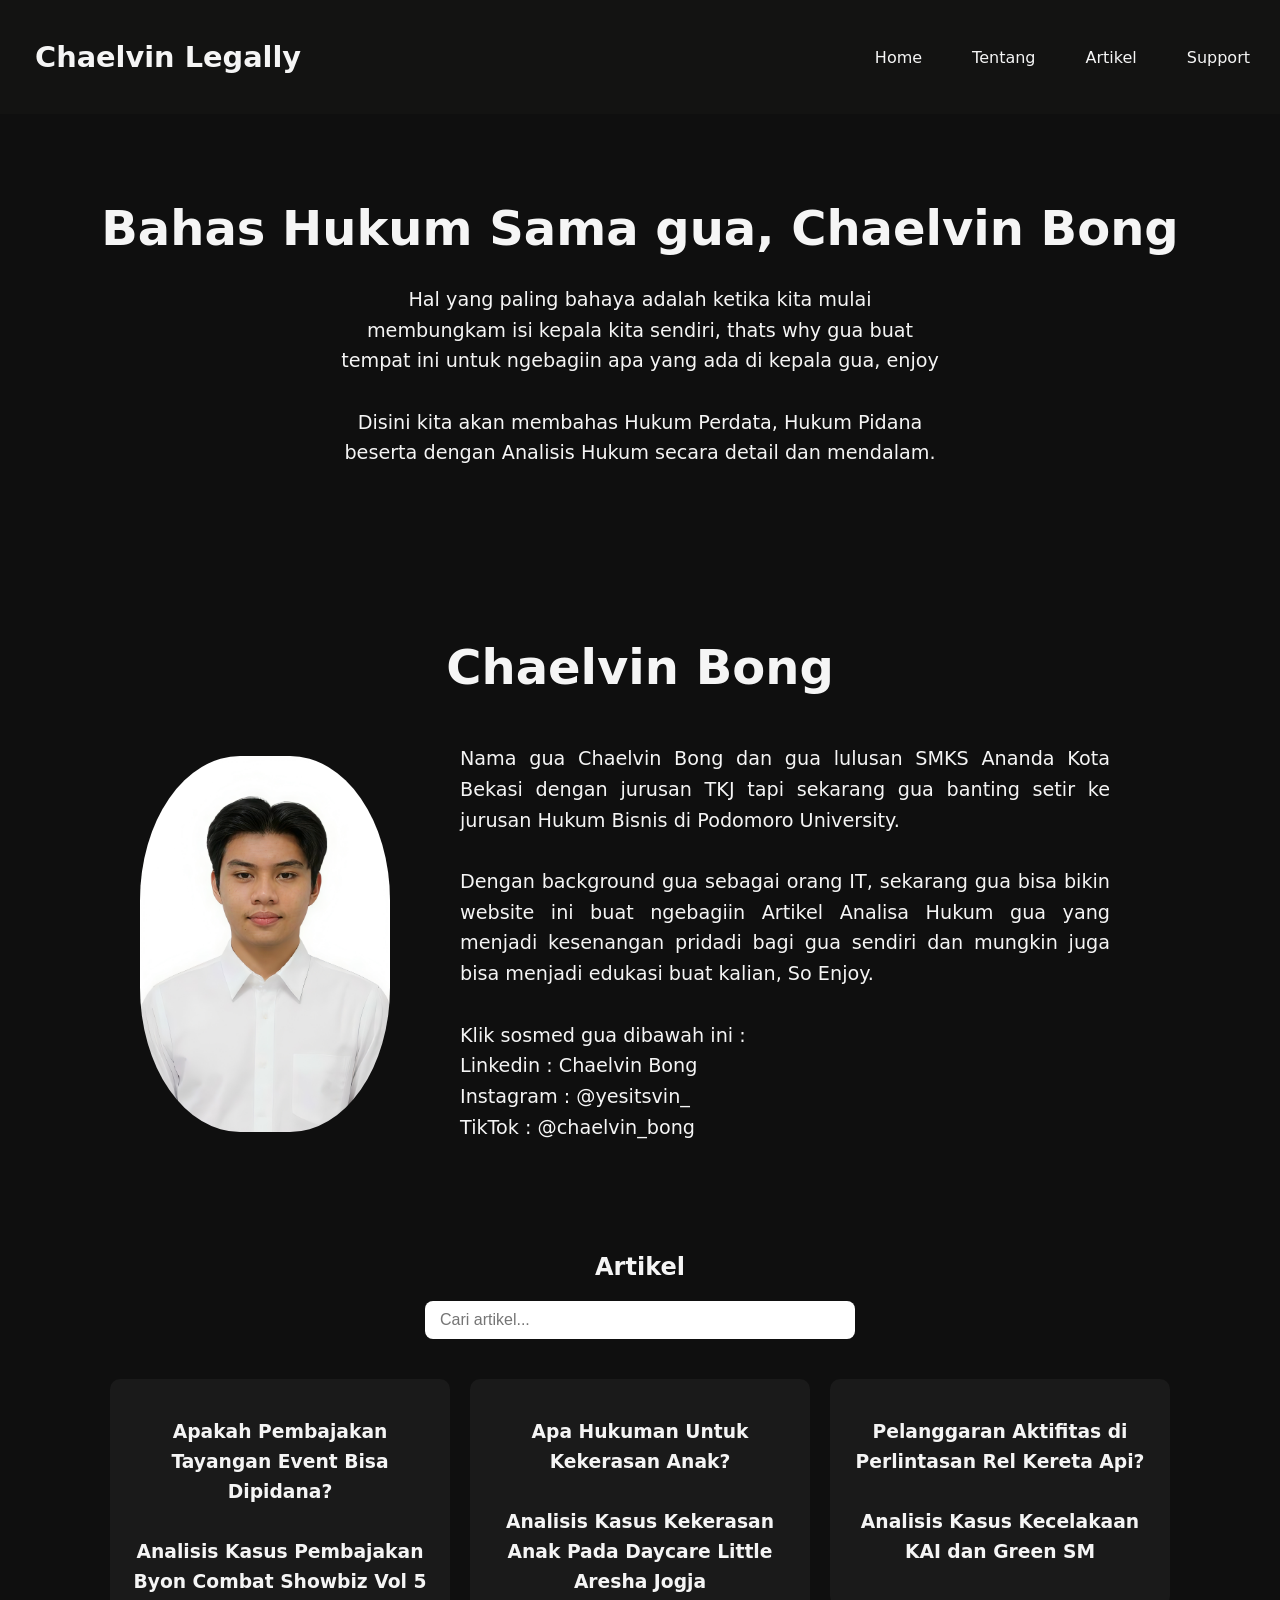
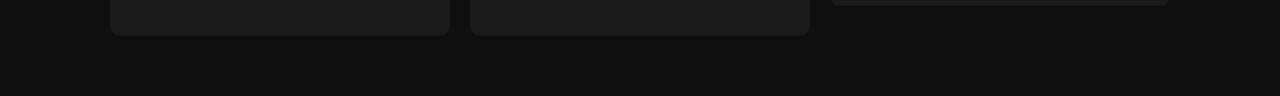
<file: index.html>
<!DOCTYPE html>
<html lang="en">
<head>
  <meta charset="UTF-8">
  <meta name="viewport" content="width=device-width, initial-scale=1.0">
  <meta name='description' content='Analisis Hukum, Hukum Perdata, Hukum Pidana, Kasus Hukum, Artikel Hukum, Edukasi Hukum, Hukum Bisnis, Hukum Keluarga, Hukum Waris, Hukum Pidana Khusus, Hukum Pidana Umum, Hukum Perdata Khusus, Hukum Perdata Umum'>
  <title>Chaelvin Legally</title>
  <link rel="stylesheet" href="style.css">
</head>
<body>

  <!-- NAVBAR -->
<div class="navbar">
  <a href="#home" class="logo">Chaelvin Legally</a>
  <div class="menuToggle" onclick="toggleMenu()">
    ☰
  </div>
  <div class="navbarGroup">
    <a href="#home" class="navbarText">Home</a>
    <a href="#tentang" class="navbarText">Tentang</a>
    <a href="#artikel" class="navbarText">Artikel</a>
    <a href="https://sociabuzz.com/chaelvinnn/tribe" target="_blank" class="navbarText">Support</a>
  </div>
</div>

  <!--Home-->
  <section class="home" id="home">
    <h1>Bahas Hukum Sama gua, Chaelvin Bong</h1><br>
    <p>
      Hal yang paling bahaya adalah ketika kita mulai membungkam isi kepala kita sendiri, thats why gua buat tempat ini untuk ngebagiin apa yang ada di kepala gua, enjoy<br><br>
      
      Disini kita akan membahas Hukum Perdata, Hukum Pidana beserta dengan Analisis Hukum secara detail dan mendalam.
    </p>
  </section>

    <!--Tentang-->
<section class="tentang" id="tentang">
  <h2>Chaelvin Bong</h2>
  <div class="tentangContainer">
    <img alt="Foto Profil Chaelvin Bong" src="foto/20260425_122106.jpg" class="fotoProfil">
    <p>
      Nama gua Chaelvin Bong dan gua lulusan SMKS Ananda Kota Bekasi dengan jurusan TKJ tapi sekarang gua banting setir ke jurusan Hukum Bisnis di Podomoro University.<br><br>
      Dengan background gua sebagai orang IT, sekarang gua bisa bikin website ini buat ngebagiin Artikel Analisa Hukum gua yang menjadi kesenangan pridadi bagi gua sendiri
      dan mungkin juga bisa menjadi edukasi buat kalian, So Enjoy.<br><br>
      Klik sosmed gua dibawah ini :<br>
      <a href="https://www.linkedin.com/in/chaelvin-bong-a5a801290/" target="_blank" style="text-decoration: none; color: #f5f5f5;">Linkedin : Chaelvin Bong</a><br>
      <a href="https://www.instagram.com/yesitsvin_/" target="_blank" style="text-decoration: none; color: #f5f5f5;">Instagram : @yesitsvin_</a><br>
      <a href="https://www.tiktok.com/@chaelvin_bong" target="_blank" style="text-decoration: none; color: #f5f5f5;">TikTok : @chaelvin_bong</a>
    </p>
  </div>
</section>

  <!-- ARTICLES -->
  <section class="articles" id="artikel">
    <h2>Artikel</h2>
    
    <div class="searchBox">
      <input type="text" id="searchInput" placeholder="Cari artikel...">
    </div>

    <div class="articlesGrid">
      <a href="artikel/Pembajakan Byon Combat Showbiz Vol 5.html" target="_blank" style="text-decoration: none; color: #f5f5f5;">
      <div class="card">
        <h3>Apakah Pembajakan Tayangan Event Bisa Dipidana?<br><br>
          Analisis Kasus Pembajakan Byon Combat Showbiz Vol 5</h3>
      </div>
      </a>

      <a href="artikel/Kekerasan Terhadap Anak Kecil di Daycare.html" target="_blank" style="text-decoration: none; color: #f5f5f5;">
      <div class="card">
        <h3>Apa Hukuman Untuk Kekerasan Anak?<br><br>
          Analisis Kasus Kekerasan Anak Pada Daycare Little Aresha Jogja</h3>
      </div>
      </a>

      <a href="artikel/Kecelakaan KAI Green SM.html" target="_blank" style="text-decoration: none; color: #f5f5f5;">
      <div class="card">
        <h3>Pelanggaran Aktifitas di Perlintasan Rel Kereta Api?<br><br>
          Analisis Kasus Kecelakaan KAI dan Green SM</h3>
      </div>
      </a>
      
    </div>
  </section>
  <script src="script.js"></script>
</body>
</html>
</file>
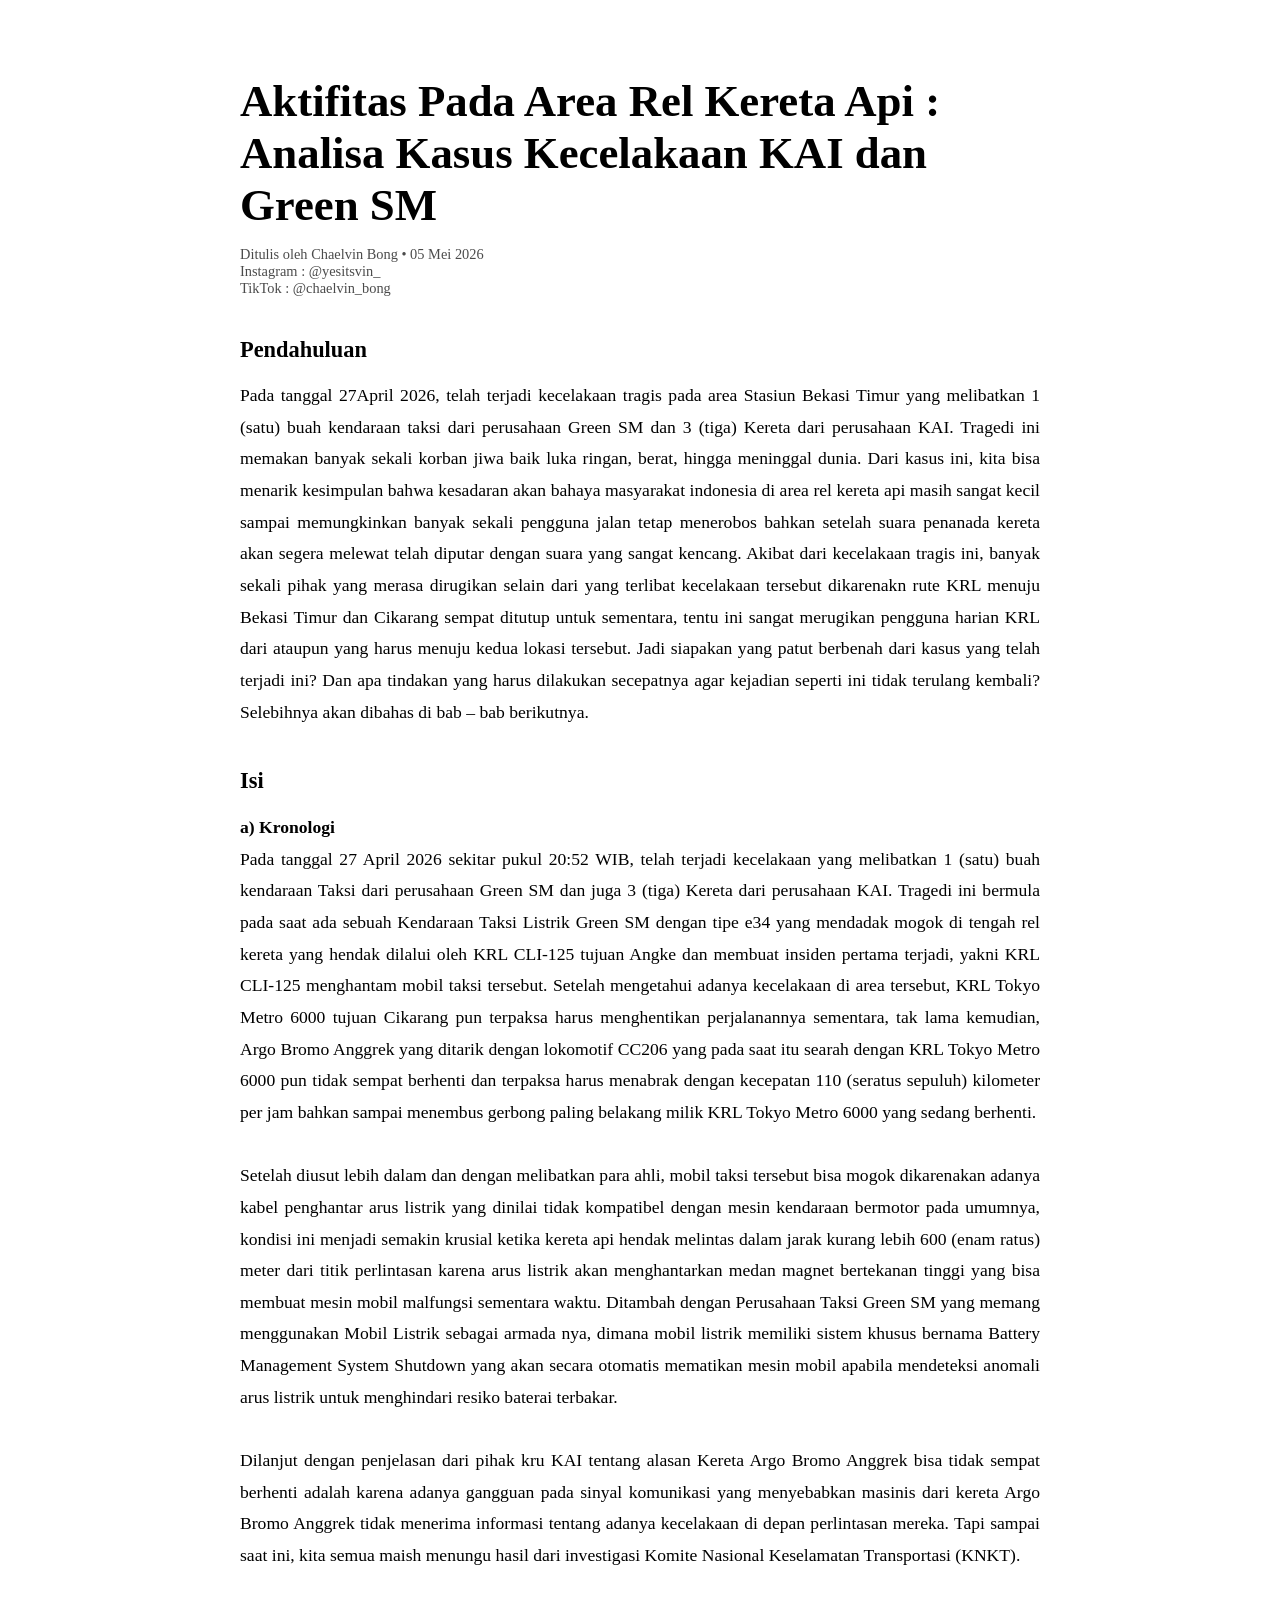
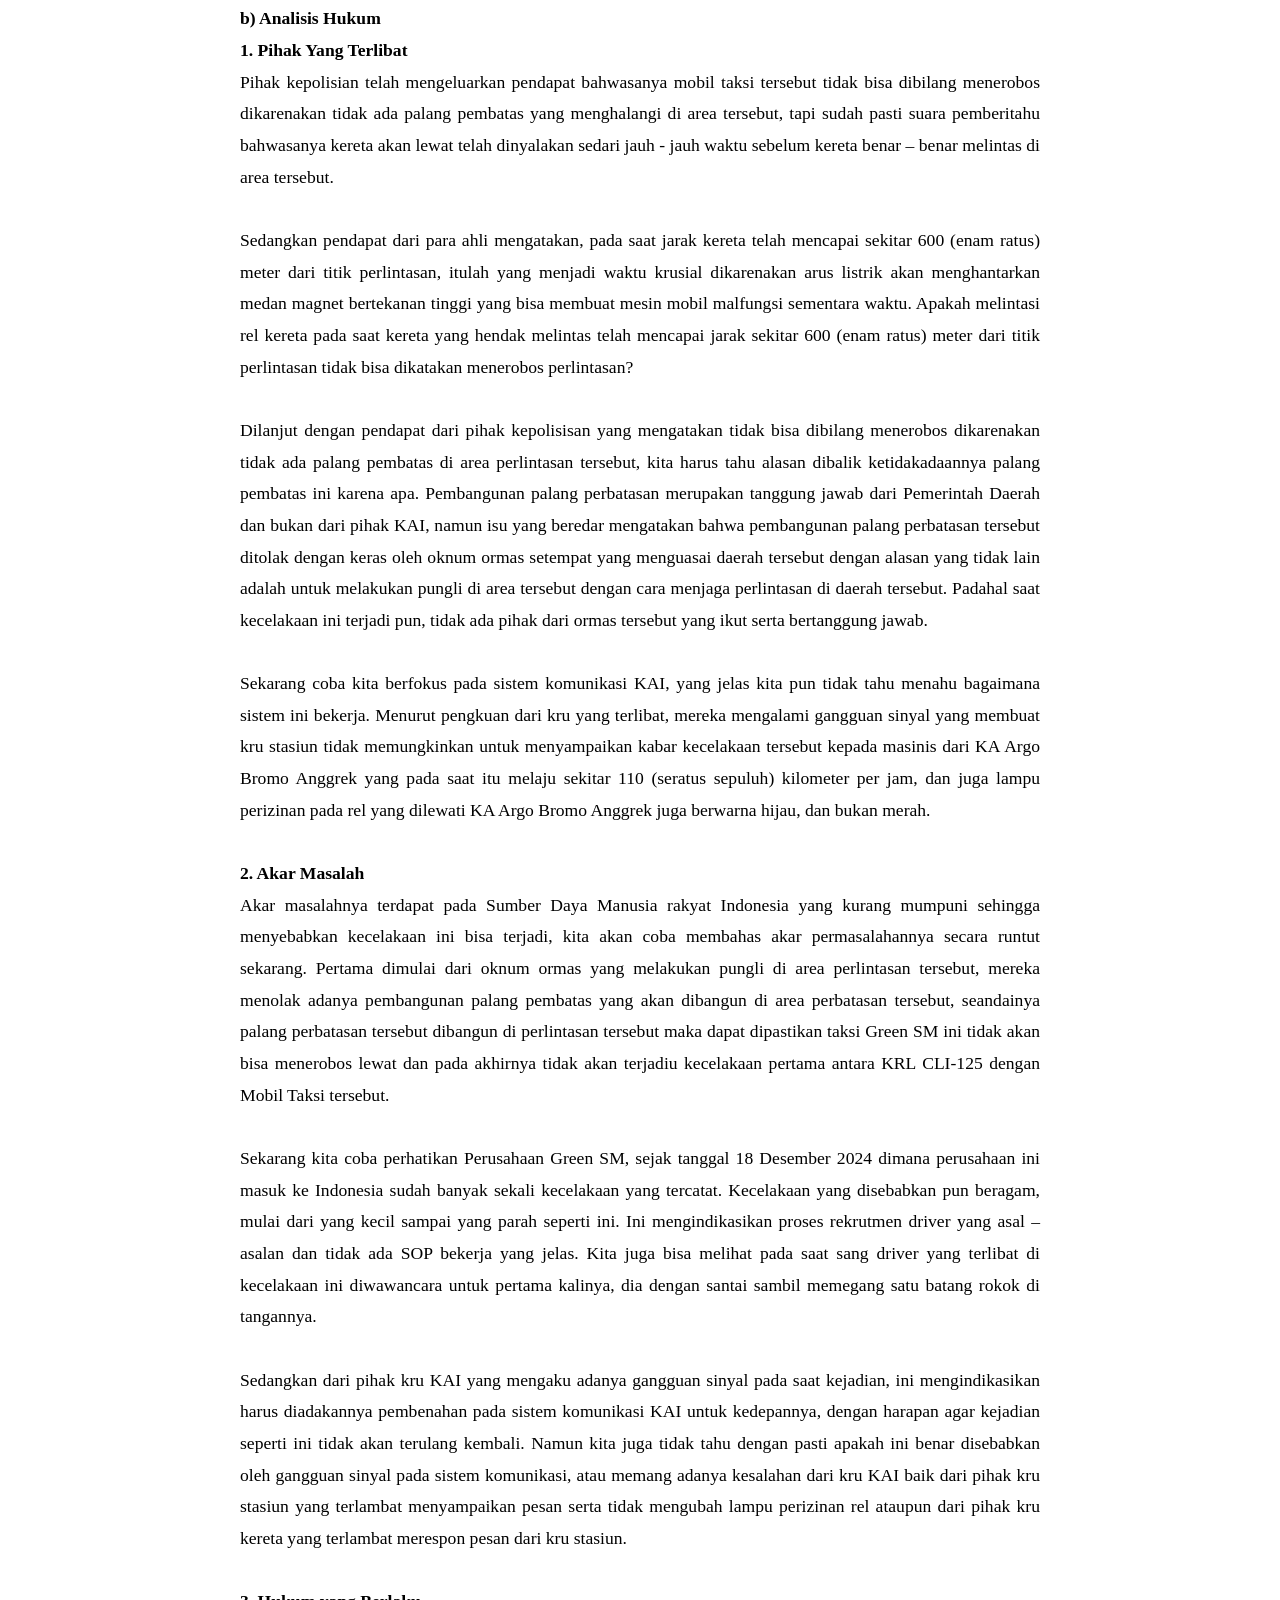
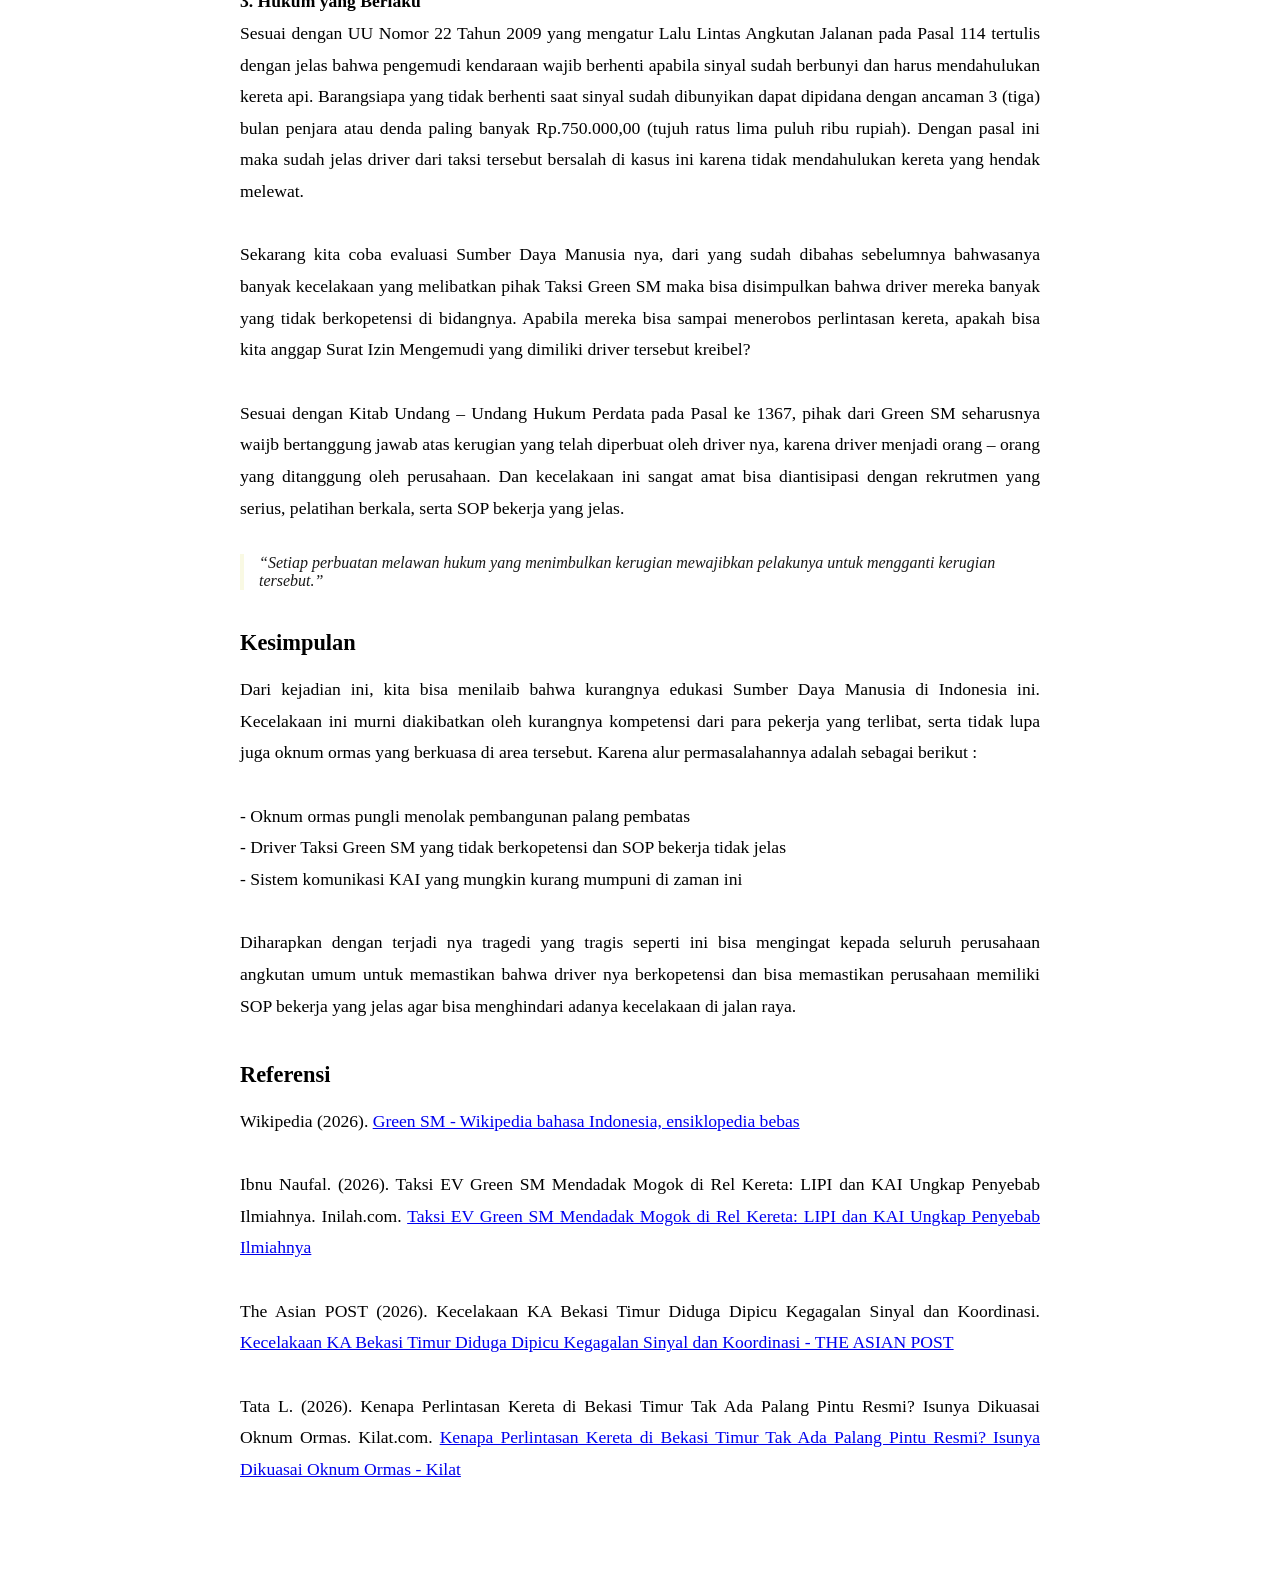
<file: artikel/Kecelakaan KAI Green SM.html>
<!DOCTYPE html>
<html lang="en">
<head>
  <meta charset="UTF-8">
  <meta name="viewport" content="width=device-width, initial-scale=1.0">
  <meta name='description' content='Analisis Hukum, Hukum Perdata, Hukum Pidana, Kasus Hukum, Artikel Hukum, Edukasi Hukum, Hukum Bisnis, Hukum Keluarga, Hukum Waris, Hukum Pidana Khusus, Hukum Pidana Umum, Hukum Perdata Khusus, Hukum Perdata Umum'>
  <title>Kasus Kecelakaan KAI dan Green SM | Chaelvin Legally</title>
  <link rel="stylesheet" href="artikel.css">
</head>
<body>
  <section class="article">
    <div class="articleContainer">
      <h1 class="articleTitle">
        Aktifitas Pada Area Rel Kereta Api : Analisa Kasus Kecelakaan KAI dan Green SM
      </h1>

      <p class="articleMeta">
        Ditulis oleh Chaelvin Bong • 05 Mei 2026<br>Instagram : @yesitsvin_<br>TikTok : @chaelvin_bong
      </p>

      <div class="articleContent">
        <h2>Pendahuluan</h2>

        <p>
          	Pada tanggal 27April 2026, telah terjadi kecelakaan tragis pada area Stasiun Bekasi Timur yang melibatkan 1 (satu) buah kendaraan taksi dari perusahaan Green SM dan 3 (tiga) Kereta dari perusahaan KAI. Tragedi ini memakan banyak sekali korban jiwa baik luka ringan, berat, hingga meninggal dunia. Dari kasus ini, kita bisa menarik kesimpulan bahwa kesadaran akan bahaya masyarakat indonesia di area rel kereta api masih sangat kecil sampai memungkinkan banyak sekali pengguna jalan tetap menerobos bahkan setelah suara penanada kereta akan segera melewat telah diputar dengan suara yang sangat kencang. Akibat dari kecelakaan tragis ini, banyak sekali pihak yang merasa dirugikan selain dari yang terlibat kecelakaan tersebut dikarenakn rute KRL menuju Bekasi Timur dan Cikarang sempat ditutup untuk sementara, tentu ini sangat merugikan pengguna harian KRL dari ataupun yang harus menuju kedua lokasi tersebut. Jadi siapakan yang patut berbenah dari kasus yang telah terjadi ini? Dan apa tindakan yang harus dilakukan secepatnya agar kejadian seperti ini tidak terulang kembali? Selebihnya akan dibahas di bab – bab berikutnya.

        <h2>Isi</h2>

        <p>
          <b>a) Kronologi</b><br>
          		Pada tanggal 27 April 2026 sekitar pukul 20:52 WIB, telah terjadi kecelakaan yang melibatkan 1 (satu) buah kendaraan Taksi dari perusahaan Green SM dan juga 3 (tiga) Kereta dari perusahaan KAI. Tragedi ini bermula pada saat ada sebuah Kendaraan Taksi Listrik Green SM dengan tipe e34 yang mendadak mogok di tengah rel kereta yang hendak dilalui oleh KRL CLI-125 tujuan Angke dan membuat insiden pertama terjadi, yakni KRL CLI-125 menghantam mobil taksi tersebut. Setelah mengetahui adanya kecelakaan di area tersebut, KRL Tokyo Metro 6000 tujuan Cikarang pun terpaksa harus menghentikan perjalanannya sementara, tak lama kemudian, Argo Bromo Anggrek yang ditarik dengan lokomotif CC206 yang pada saat itu searah dengan KRL Tokyo Metro 6000 pun tidak sempat berhenti dan terpaksa harus menabrak dengan kecepatan 110 (seratus sepuluh) kilometer per jam bahkan sampai menembus gerbong paling belakang milik KRL Tokyo Metro 6000 yang sedang berhenti.<br><br>

	            Setelah diusut lebih dalam dan dengan melibatkan para ahli, mobil taksi tersebut bisa mogok dikarenakan adanya kabel penghantar arus listrik yang dinilai tidak kompatibel dengan mesin kendaraan bermotor pada umumnya, kondisi ini menjadi semakin krusial ketika kereta api hendak melintas dalam jarak kurang lebih 600 (enam ratus) meter dari titik perlintasan karena arus listrik akan menghantarkan medan magnet bertekanan tinggi yang bisa membuat mesin mobil malfungsi sementara waktu. Ditambah dengan Perusahaan Taksi Green SM yang memang menggunakan Mobil Listrik sebagai armada nya, dimana mobil listrik memiliki sistem khusus bernama Battery Management System Shutdown yang akan secara otomatis mematikan mesin mobil apabila mendeteksi anomali arus listrik untuk menghindari resiko baterai terbakar.<br><br>

	            Dilanjut dengan penjelasan dari pihak kru KAI tentang alasan Kereta Argo Bromo Anggrek bisa tidak sempat berhenti adalah karena adanya gangguan pada sinyal komunikasi yang menyebabkan masinis dari kereta Argo Bromo Anggrek tidak menerima informasi tentang adanya kecelakaan di depan perlintasan mereka. Tapi sampai saat ini, kita semua maish menungu hasil dari investigasi Komite Nasional Keselamatan Transportasi (KNKT).<br><br>


          <b>b) Analisis Hukum</b><br>
          <b>1.	Pihak Yang Terlibat</b><br>
	           	Pihak kepolisian telah mengeluarkan pendapat bahwasanya mobil taksi tersebut tidak bisa dibilang menerobos dikarenakan tidak ada palang pembatas yang menghalangi di area tersebut, tapi sudah pasti suara pemberitahu bahwasanya kereta akan lewat telah dinyalakan sedari jauh - jauh waktu sebelum kereta benar – benar melintas di area tersebut.<br><br>

		        Sedangkan pendapat dari para ahli mengatakan, pada saat jarak kereta telah mencapai sekitar 600 (enam ratus) meter dari titik perlintasan, itulah yang menjadi waktu krusial dikarenakan arus listrik akan menghantarkan medan magnet bertekanan tinggi yang bisa membuat mesin mobil malfungsi sementara waktu. Apakah melintasi rel kereta pada saat kereta yang hendak melintas telah mencapai jarak sekitar 600 (enam ratus) meter dari titik perlintasan tidak bisa dikatakan menerobos perlintasan?<br><br>

		        Dilanjut dengan pendapat dari pihak kepolisisan yang mengatakan tidak bisa dibilang menerobos dikarenakan tidak ada palang pembatas di area perlintasan tersebut, kita harus tahu alasan dibalik ketidakadaannya palang pembatas ini karena apa. Pembangunan palang perbatasan merupakan tanggung jawab dari Pemerintah Daerah dan bukan dari pihak KAI, namun isu yang beredar mengatakan bahwa pembangunan palang perbatasan tersebut ditolak dengan keras oleh oknum ormas setempat yang menguasai daerah tersebut dengan alasan yang tidak lain adalah untuk melakukan pungli di area tersebut dengan cara menjaga perlintasan di daerah tersebut. Padahal saat kecelakaan ini terjadi pun, tidak ada pihak dari ormas tersebut yang ikut serta bertanggung jawab.<br><br>

		        Sekarang coba kita berfokus pada sistem komunikasi KAI, yang jelas kita pun tidak tahu menahu bagaimana sistem ini bekerja. Menurut pengkuan dari kru yang terlibat, mereka mengalami gangguan sinyal yang membuat kru stasiun tidak memungkinkan untuk menyampaikan kabar kecelakaan tersebut kepada masinis dari KA Argo Bromo Anggrek yang pada saat itu melaju sekitar 110 (seratus sepuluh) kilometer per jam, dan juga lampu perizinan pada rel yang dilewati KA Argo Bromo Anggrek juga berwarna hijau, dan bukan merah.<br><br>


          <b>2.	Akar Masalah</b><br>
	        Akar masalahnya terdapat pada Sumber Daya Manusia rakyat Indonesia yang kurang mumpuni sehingga menyebabkan kecelakaan ini bisa terjadi, kita akan coba membahas akar permasalahannya secara runtut sekarang. Pertama dimulai dari oknum ormas yang melakukan pungli di area perlintasan tersebut, mereka menolak adanya pembangunan palang pembatas yang akan dibangun di area perbatasan tersebut, seandainya palang perbatasan tersebut dibangun di perlintasan tersebut maka dapat dipastikan taksi Green SM ini tidak akan bisa menerobos lewat dan pada akhirnya tidak akan terjadiu kecelakaan pertama antara KRL CLI-125 dengan Mobil Taksi tersebut.<br><br>

		    Sekarang kita coba perhatikan Perusahaan Green SM, sejak tanggal 18 Desember 2024 dimana perusahaan ini masuk ke Indonesia sudah banyak sekali kecelakaan yang tercatat. Kecelakaan yang disebabkan pun beragam, mulai dari yang kecil sampai yang parah seperti ini. Ini mengindikasikan proses rekrutmen driver yang asal – asalan dan tidak ada SOP bekerja yang jelas. Kita juga bisa melihat pada saat sang driver yang terlibat di kecelakaan ini diwawancara untuk pertama kalinya, dia dengan santai sambil memegang satu batang rokok di tangannya.<br><br>

		    Sedangkan dari pihak kru KAI yang mengaku adanya gangguan sinyal pada saat kejadian, ini mengindikasikan harus diadakannya pembenahan pada sistem komunikasi KAI untuk kedepannya, dengan harapan agar kejadian seperti ini tidak akan terulang kembali. Namun kita juga tidak tahu dengan pasti apakah ini benar disebabkan oleh gangguan sinyal pada sistem komunikasi, atau memang adanya kesalahan dari kru KAI baik dari pihak kru stasiun yang terlambat menyampaikan pesan serta tidak mengubah lampu perizinan rel ataupun dari pihak kru kereta yang terlambat merespon pesan dari kru stasiun.<br><br>


            <b>3. Hukum yang Berlaku</b><br>
	            Sesuai dengan UU Nomor 22 Tahun 2009 yang mengatur Lalu Lintas Angkutan Jalanan pada Pasal 114 tertulis dengan jelas bahwa pengemudi kendaraan wajib berhenti apabila sinyal sudah berbunyi dan harus mendahulukan kereta api. Barangsiapa yang tidak berhenti saat sinyal sudah dibunyikan dapat dipidana dengan ancaman 3 (tiga) bulan penjara atau denda paling banyak Rp.750.000,00 (tujuh ratus lima puluh ribu rupiah). Dengan pasal ini maka sudah jelas driver dari taksi tersebut bersalah di kasus ini karena tidak mendahulukan kereta yang hendak melewat.<br><br>

		        Sekarang kita coba evaluasi Sumber Daya Manusia nya, dari yang sudah dibahas sebelumnya bahwasanya banyak kecelakaan yang melibatkan pihak Taksi Green SM maka bisa disimpulkan bahwa driver mereka banyak yang tidak berkopetensi di bidangnya. Apabila mereka bisa sampai menerobos perlintasan kereta, apakah bisa kita anggap Surat Izin Mengemudi yang dimiliki driver tersebut kreibel?<br><br>

		        Sesuai dengan Kitab Undang – Undang Hukum Perdata pada Pasal ke 1367, pihak dari Green SM seharusnya waijb bertanggung jawab atas kerugian yang telah diperbuat oleh driver nya, karena driver menjadi orang – orang yang ditanggung oleh perusahaan. Dan kecelakaan ini sangat amat bisa diantisipasi dengan rekrutmen yang serius, pelatihan berkala, serta SOP bekerja yang jelas.<br>


        </p>
        <blockquote>
          “Setiap perbuatan melawan hukum yang menimbulkan kerugian mewajibkan pelakunya untuk mengganti kerugian tersebut.”
        </blockquote>

        <h2>Kesimpulan</h2>
        <p>
        Dari kejadian ini, kita  bisa menilaib bahwa kurangnya edukasi Sumber Daya Manusia di Indonesia ini. Kecelakaan ini murni   diakibatkan oleh kurangnya kompetensi dari  para pekerja  yang terlibat, serta tidak lupa juga oknum ormas yang berkuasa di area tersebut. Karena alur permasalahannya adalah sebagai berikut :<br><br>
        -	Oknum  ormas pungli menolak pembangunan palang  pembatas<br>
        -	Driver Taksi Green SM yang tidak berkopetensi dan SOP bekerja tidak jelas<br>
        -	Sistem komunikasi KAI yang mungkin kurang mumpuni di zaman ini<br><br>
		Diharapkan dengan terjadi nya tragedi yang tragis seperti ini bisa mengingat kepada seluruh perusahaan angkutan umum untuk memastikan bahwa driver nya  berkopetensi dan bisa memastikan perusahaan memiliki SOP bekerja yang jelas agar bisa menghindari adanya kecelakaan di jalan raya. 


        <h2>Referensi</h2>
        <p>
        Wikipedia (2026). <a href="https://id.wikipedia.org/wiki/Green_SM#Tabrakan_kereta_api_di_Bekasi_Timur_2026" target="_blank">Green SM - Wikipedia bahasa Indonesia, ensiklopedia bebas</a><br><br>
        Ibnu Naufal. (2026). Taksi EV Green SM Mendadak Mogok di Rel Kereta: LIPI dan KAI Ungkap Penyebab Ilmiahnya. Inilah.com. <a href="https://www.inilah.com/taksi-green-sm-mendadak-mogok-di-rel-kereta-lipi-dan-kai-ungkap-penyebab-ilmiahnya" target="_blank">Taksi EV Green SM Mendadak Mogok di Rel Kereta: LIPI dan KAI Ungkap Penyebab Ilmiahnya</a><br><br>
        The Asian POST (2026). Kecelakaan KA Bekasi Timur Diduga Dipicu Kegagalan Sinyal dan Koordinasi. <a href="https://asianpost.id/kecelakaan-ka-bekasi-timur-diduga-dipicu-kegagalan-sinyal-dan-koordinasi/" target="_blank">Kecelakaan KA Bekasi Timur Diduga Dipicu Kegagalan Sinyal dan Koordinasi - THE ASIAN POST</a><br><br>
        Tata L. (2026). Kenapa Perlintasan Kereta di Bekasi Timur Tak Ada Palang Pintu Resmi? Isunya Dikuasai Oknum Ormas. Kilat.com. <a href="https://www.kilat.com/nasional/84417061067/kenapa-perlintasan-kereta-di-bekasi-timur-tak-ada-palang-pintu-resmi-isunya-dikuasai-oknum-ormas" target="_blank">Kenapa Perlintasan Kereta di Bekasi Timur Tak Ada Palang Pintu Resmi? Isunya Dikuasai Oknum Ormas - Kilat</a><br>

        </p>
      </div>
    </div>
  </section>
</body>
</html>
</file>
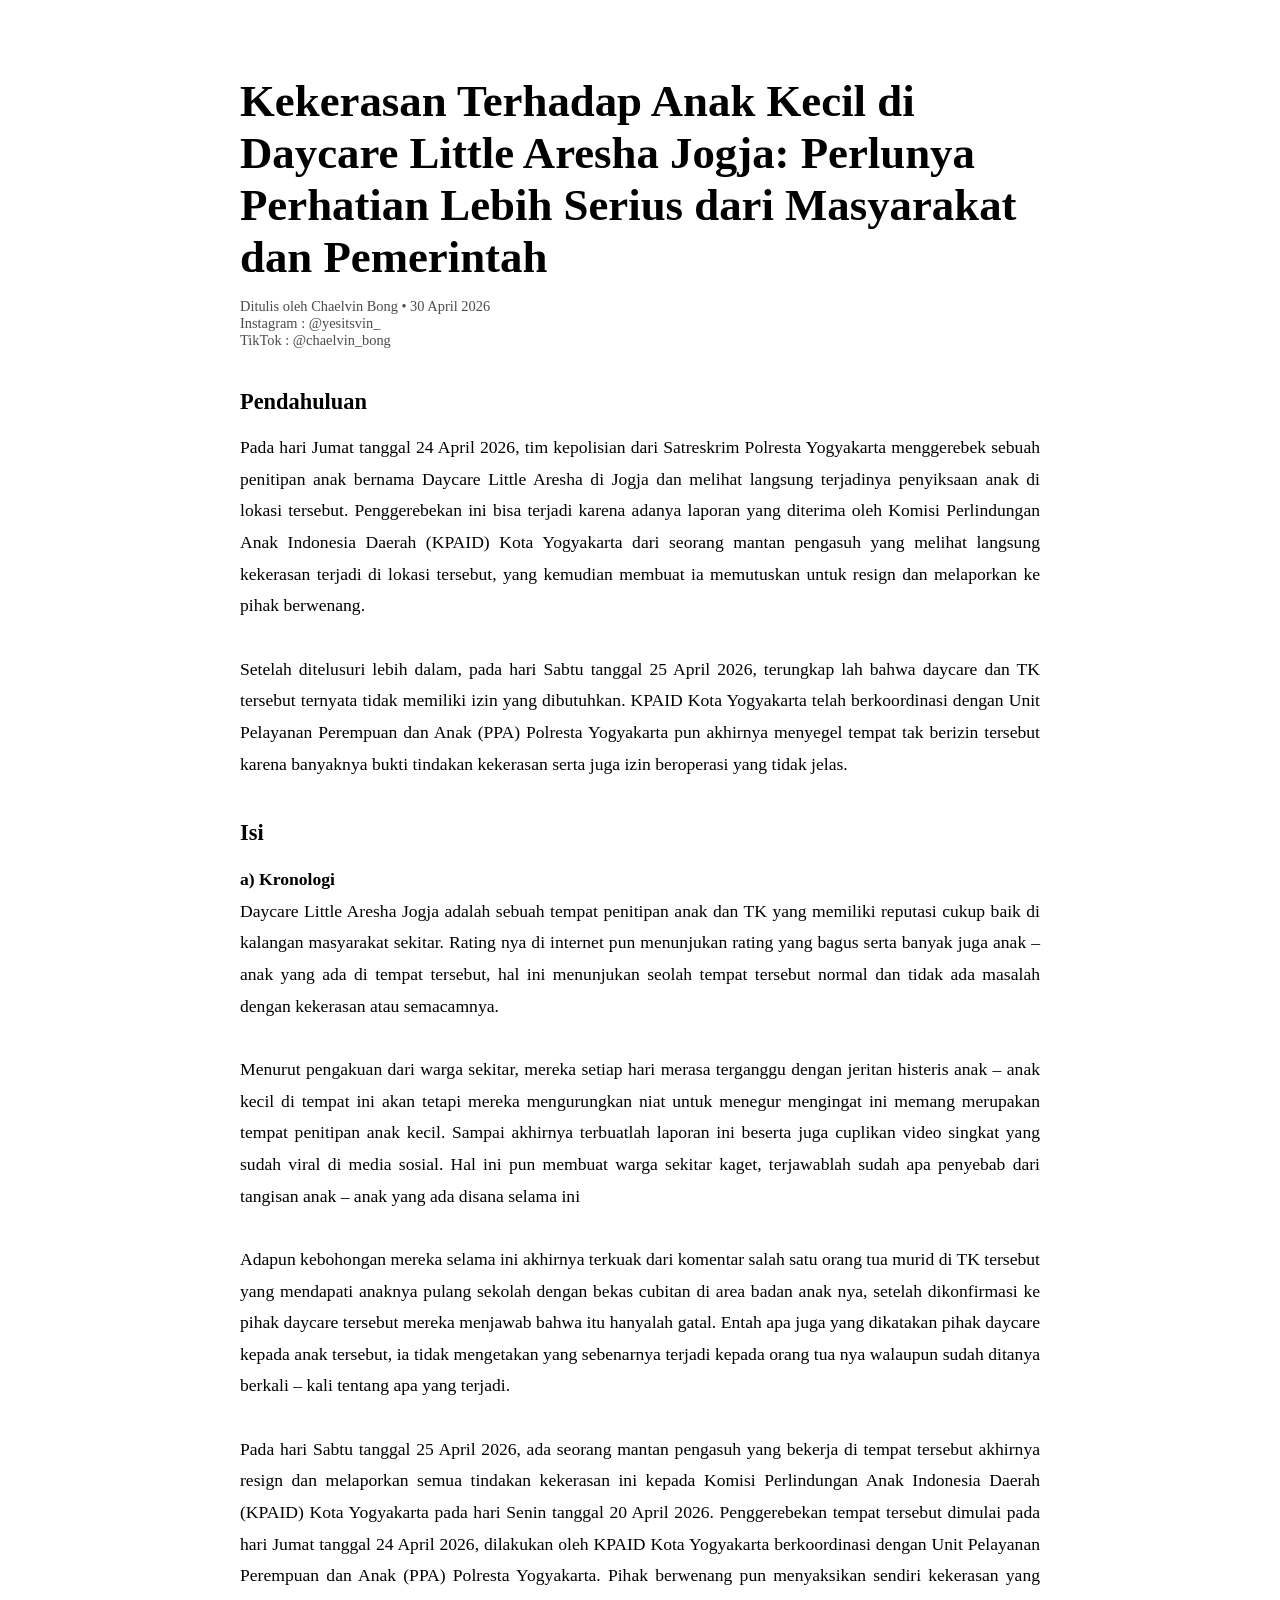
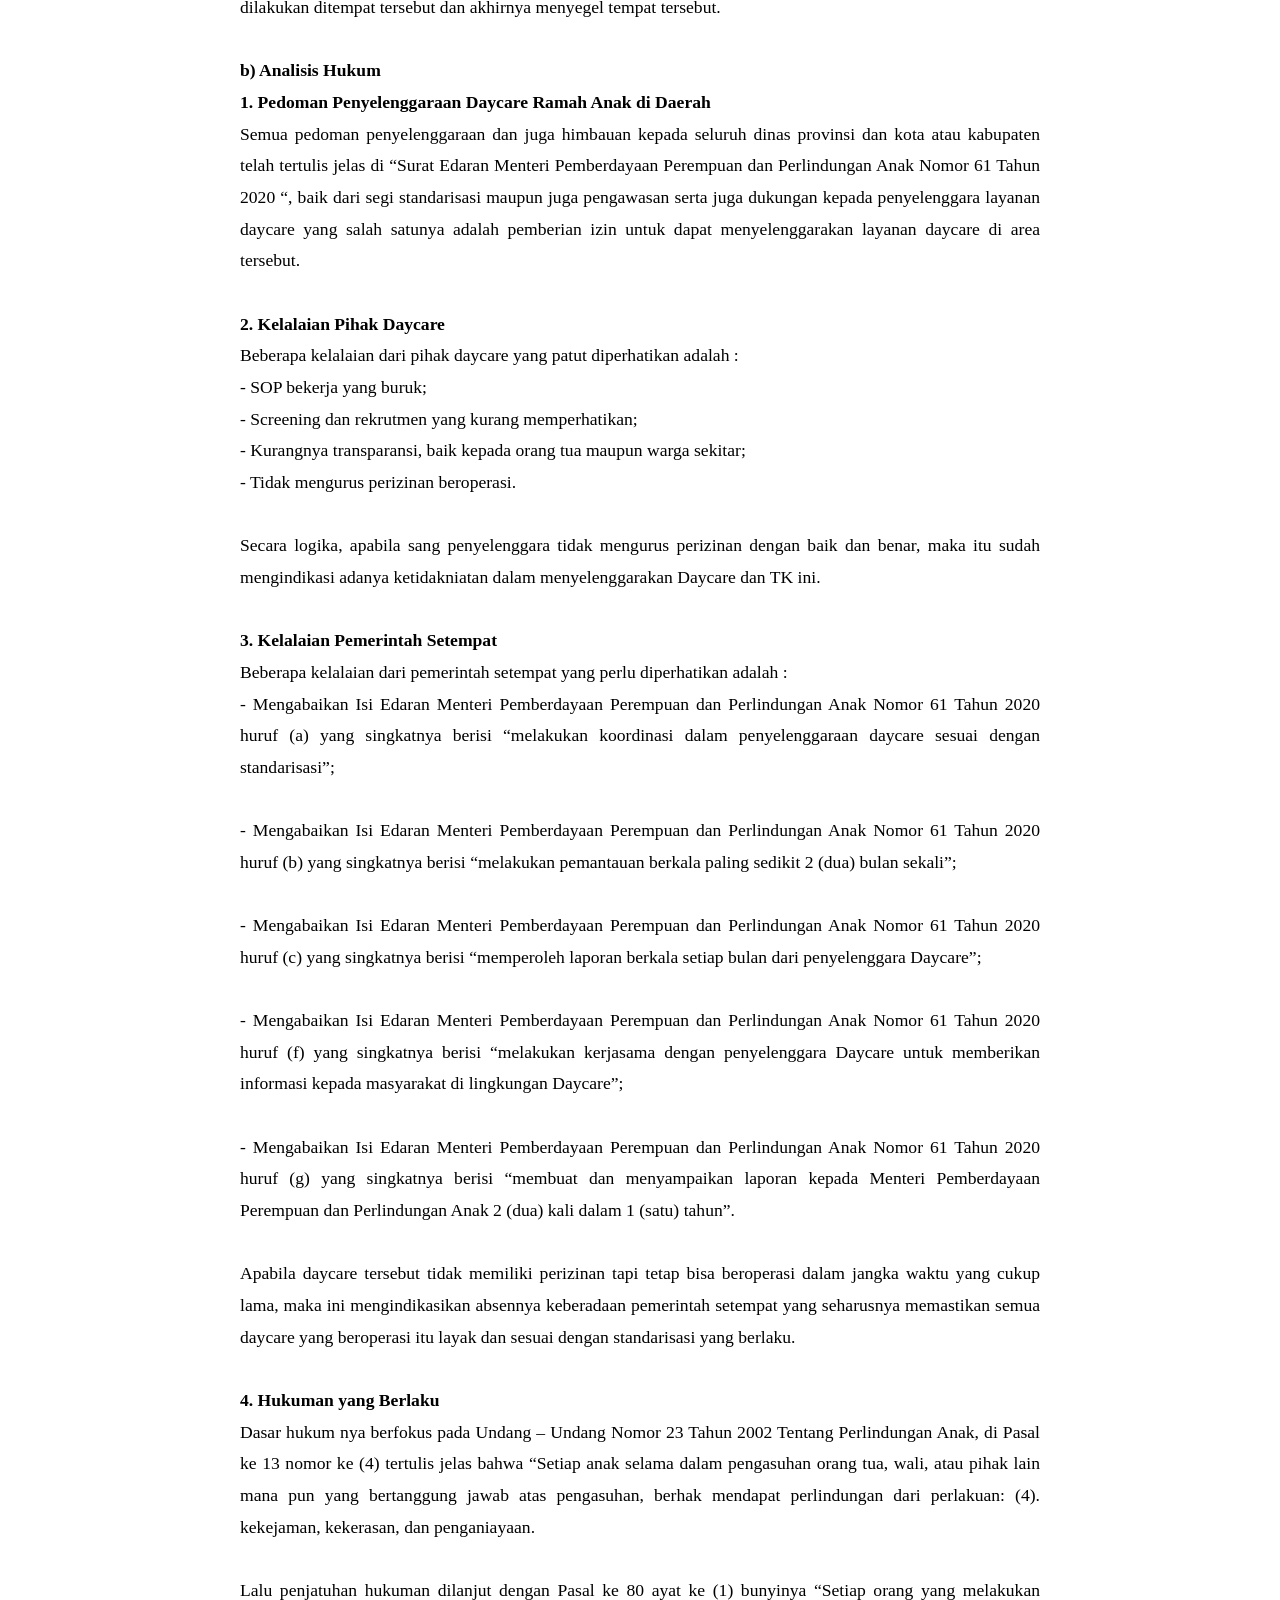
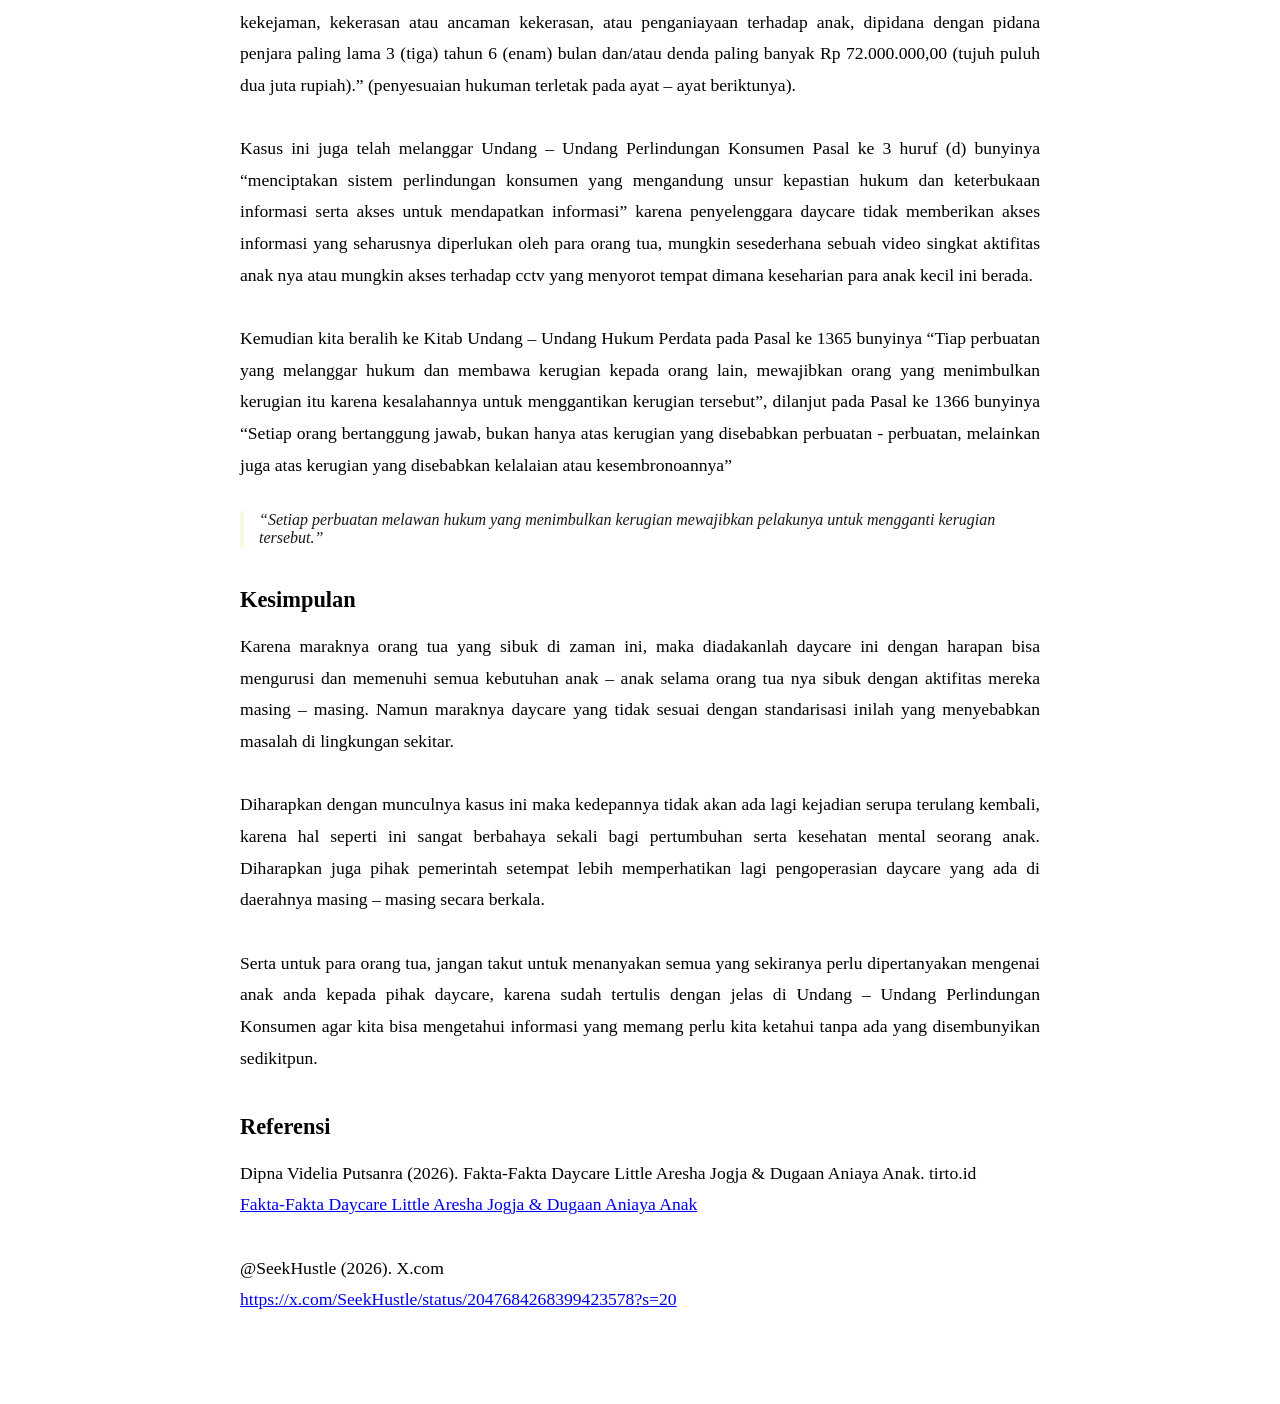
<file: artikel/Kekerasan Terhadap Anak Kecil di Daycare.html>
<!DOCTYPE html>
<html lang="en">
<head>
  <meta charset="UTF-8">
  <meta name="viewport" content="width=device-width, initial-scale=1.0">
  <meta name='description' content='Analisis Hukum, Hukum Perdata, Hukum Pidana, Kasus Hukum, Artikel Hukum, Edukasi Hukum, Hukum Bisnis, Hukum Keluarga, Hukum Waris, Hukum Pidana Khusus, Hukum Pidana Umum, Hukum Perdata Khusus, Hukum Perdata Umum'>
  <title>Kekerasan Terhadap Anak Kecil di Daycare | Chaelvin Legally</title>
  <link rel="stylesheet" href="artikel.css">
</head>
<body>
  <section class="article">
    <div class="articleContainer">
      <h1 class="articleTitle">
        Kekerasan Terhadap Anak Kecil di Daycare Little Aresha Jogja: Perlunya Perhatian Lebih Serius dari Masyarakat dan Pemerintah
      </h1>

      <p class="articleMeta">
        Ditulis oleh Chaelvin Bong • 30 April 2026<br>Instagram : @yesitsvin_<br>TikTok : @chaelvin_bong
      </p>

      <div class="articleContent">
        <h2>Pendahuluan</h2>

        <p>
          	Pada hari Jumat tanggal 24 April 2026, tim kepolisian dari Satreskrim Polresta Yogyakarta menggerebek sebuah penitipan anak bernama Daycare Little Aresha di Jogja dan melihat langsung terjadinya penyiksaan anak di lokasi tersebut.  Penggerebekan ini bisa terjadi karena adanya laporan yang diterima oleh Komisi Perlindungan Anak Indonesia Daerah (KPAID) Kota Yogyakarta dari seorang mantan pengasuh yang melihat langsung kekerasan terjadi di lokasi tersebut, yang kemudian membuat ia memutuskan untuk resign dan melaporkan ke pihak berwenang.<br><br>

	        Setelah ditelusuri lebih dalam, pada hari Sabtu tanggal 25 April 2026, terungkap lah bahwa daycare dan TK tersebut ternyata tidak memiliki izin yang dibutuhkan. KPAID Kota Yogyakarta telah berkoordinasi dengan Unit Pelayanan Perempuan dan Anak (PPA) Polresta Yogyakarta pun akhirnya menyegel tempat tak berizin tersebut karena banyaknya bukti tindakan kekerasan serta juga izin beroperasi yang tidak jelas.
        </p>

        <h2>Isi</h2>

        <p>
          <b>a) Kronologi</b><br>
          		Daycare Little Aresha Jogja adalah sebuah tempat penitipan anak dan TK yang memiliki reputasi cukup baik di kalangan masyarakat sekitar. Rating nya di internet pun menunjukan rating yang bagus serta banyak juga anak – anak yang ada di tempat tersebut, hal ini menunjukan seolah tempat tersebut normal  dan tidak ada masalah dengan kekerasan atau semacamnya. <br><br>

	            Menurut pengakuan dari warga sekitar, mereka setiap hari merasa terganggu dengan jeritan histeris anak – anak kecil di tempat ini akan tetapi mereka mengurungkan niat untuk menegur mengingat ini memang merupakan tempat penitipan anak kecil. Sampai akhirnya terbuatlah laporan ini beserta juga cuplikan video singkat yang sudah viral di media sosial. Hal ini pun membuat warga sekitar kaget, terjawablah sudah apa penyebab dari tangisan anak – anak yang ada disana selama ini <br><br>

	            Adapun kebohongan mereka selama ini akhirnya terkuak dari komentar salah satu orang tua murid di TK tersebut yang mendapati anaknya pulang sekolah dengan bekas cubitan di area badan anak nya, setelah dikonfirmasi ke pihak daycare tersebut mereka menjawab bahwa itu hanyalah gatal. Entah apa juga yang dikatakan pihak daycare kepada anak tersebut, ia tidak mengetakan yang sebenarnya terjadi kepada orang tua nya walaupun sudah ditanya berkali – kali tentang apa yang terjadi.<br><br>

	            Pada hari Sabtu tanggal 25 April 2026, ada seorang mantan pengasuh yang bekerja di tempat tersebut akhirnya resign dan melaporkan semua tindakan kekerasan ini kepada Komisi Perlindungan Anak Indonesia Daerah (KPAID) Kota Yogyakarta pada hari Senin tanggal 20 April 2026. Penggerebekan tempat tersebut dimulai pada hari Jumat tanggal 24 April 2026, dilakukan oleh KPAID Kota Yogyakarta berkoordinasi dengan Unit Pelayanan Perempuan dan Anak (PPA) Polresta Yogyakarta. Pihak berwenang pun menyaksikan sendiri kekerasan yang dilakukan ditempat tersebut dan akhirnya menyegel tempat tersebut.<br><br>

          <b>b) Analisis Hukum</b><br>
          <b>1.	Pedoman Penyelenggaraan Daycare Ramah Anak di Daerah</b><br>
	           	Semua pedoman penyelenggaraan dan juga himbauan kepada seluruh dinas provinsi dan kota atau kabupaten telah tertulis jelas di “Surat Edaran Menteri Pemberdayaan Perempuan dan Perlindungan Anak Nomor 61 Tahun 2020 “, baik dari segi standarisasi maupun juga pengawasan serta juga dukungan kepada penyelenggara layanan daycare yang salah satunya adalah pemberian izin untuk dapat menyelenggarakan layanan daycare di area tersebut.<br><br>

          <b>2.	Kelalaian Pihak Daycare</b><br>
	            Beberapa kelalaian dari pihak daycare yang patut diperhatikan adalah :<br>
                -	SOP bekerja yang buruk;<br>
                -	Screening dan rekrutmen yang kurang memperhatikan;<br>
                -	Kurangnya transparansi, baik kepada orang tua maupun warga sekitar;<br>
                -	Tidak mengurus perizinan beroperasi.<br><br>

	            Secara logika, apabila sang penyelenggara tidak mengurus perizinan dengan baik dan benar, maka itu sudah mengindikasi adanya ketidakniatan dalam menyelenggarakan Daycare dan TK ini.<br><br>


          <b>3.	Kelalaian Pemerintah Setempat</b><br>
	           	Beberapa kelalaian dari pemerintah setempat yang perlu diperhatikan adalah :<br>
                -	Mengabaikan Isi Edaran Menteri Pemberdayaan Perempuan dan Perlindungan Anak Nomor 61 Tahun 2020 huruf (a) yang singkatnya berisi “melakukan koordinasi dalam penyelenggaraan daycare sesuai dengan standarisasi”;<br><br>
                -	Mengabaikan Isi Edaran Menteri Pemberdayaan Perempuan dan Perlindungan Anak Nomor 61 Tahun 2020 huruf (b) yang singkatnya berisi “melakukan pemantauan berkala paling sedikit 2 (dua) bulan sekali”;<br><br>
                -	Mengabaikan Isi Edaran Menteri Pemberdayaan Perempuan dan Perlindungan Anak Nomor 61 Tahun 2020 huruf (c) yang singkatnya berisi “memperoleh laporan berkala setiap bulan dari penyelenggara Daycare”;<br><br>
                -	Mengabaikan Isi Edaran Menteri Pemberdayaan Perempuan dan Perlindungan Anak Nomor 61 Tahun 2020 huruf (f) yang singkatnya berisi “melakukan kerjasama dengan penyelenggara Daycare untuk memberikan informasi kepada masyarakat di lingkungan Daycare”;<br><br>
                -	Mengabaikan Isi Edaran Menteri Pemberdayaan Perempuan dan Perlindungan Anak Nomor 61 Tahun 2020 huruf (g) yang singkatnya berisi “membuat dan menyampaikan laporan kepada Menteri Pemberdayaan Perempuan dan Perlindungan Anak 2 (dua) kali dalam 1 (satu) tahun”.<br><br>
		        Apabila daycare tersebut tidak memiliki perizinan tapi tetap bisa beroperasi dalam jangka waktu yang cukup lama, maka ini mengindikasikan absennya keberadaan pemerintah setempat yang seharusnya memastikan semua daycare yang beroperasi itu layak dan sesuai dengan standarisasi yang berlaku.<br><br>

            <b>4. Hukuman yang Berlaku</b><br>
	            Dasar hukum nya berfokus pada Undang – Undang Nomor 23 Tahun 2002 Tentang Perlindungan Anak,  di Pasal ke 13 nomor ke (4) tertulis jelas bahwa “Setiap anak selama dalam pengasuhan orang tua, wali, atau pihak lain mana pun yang bertanggung jawab atas pengasuhan, berhak mendapat perlindungan dari perlakuan: (4). kekejaman, kekerasan, dan penganiayaan.<br><br>

	            Lalu penjatuhan hukuman dilanjut dengan Pasal ke 80 ayat ke (1) bunyinya “Setiap orang yang melakukan kekejaman, kekerasan atau ancaman kekerasan, atau penganiayaan terhadap anak, dipidana dengan pidana penjara paling lama 3 (tiga) tahun 6 (enam) bulan dan/atau denda paling banyak Rp 72.000.000,00 (tujuh puluh dua juta rupiah).” (penyesuaian hukuman terletak pada ayat – ayat beriktunya).<br><br>
	
	            Kasus ini juga telah  melanggar Undang – Undang Perlindungan Konsumen Pasal ke 3 huruf (d) bunyinya “menciptakan sistem perlindungan konsumen yang mengandung unsur kepastian hukum dan keterbukaan informasi serta akses untuk mendapatkan informasi” karena penyelenggara daycare tidak memberikan akses informasi yang seharusnya diperlukan oleh para orang tua, mungkin sesederhana sebuah video singkat aktifitas anak nya atau mungkin akses terhadap cctv yang menyorot tempat dimana keseharian para anak kecil ini berada.<br><br>

	            Kemudian kita beralih ke Kitab Undang – Undang Hukum Perdata pada Pasal ke 1365 bunyinya “Tiap perbuatan yang melanggar hukum dan membawa kerugian kepada orang lain, mewajibkan orang yang menimbulkan kerugian itu karena kesalahannya untuk menggantikan kerugian tersebut”, dilanjut pada Pasal ke 1366 bunyinya “Setiap orang bertanggung jawab, bukan hanya atas kerugian yang disebabkan perbuatan - perbuatan, melainkan juga atas kerugian yang disebabkan kelalaian atau kesembronoannya”<br>

        </p>
        <blockquote>
          “Setiap perbuatan melawan hukum yang menimbulkan kerugian mewajibkan pelakunya untuk mengganti kerugian tersebut.”
        </blockquote>

        <h2>Kesimpulan</h2>
        <p>
          Karena maraknya orang tua yang sibuk di zaman ini, maka diadakanlah daycare ini dengan harapan bisa mengurusi dan memenuhi semua kebutuhan anak – anak selama orang tua nya sibuk dengan aktifitas mereka masing – masing. Namun maraknya daycare yang tidak sesuai dengan standarisasi inilah yang menyebabkan masalah di lingkungan sekitar.<br><br>

	Diharapkan dengan munculnya kasus ini maka kedepannya tidak akan ada lagi kejadian serupa terulang kembali, karena hal seperti ini sangat berbahaya sekali bagi pertumbuhan serta kesehatan mental seorang anak. Diharapkan juga pihak pemerintah setempat lebih memperhatikan lagi pengoperasian daycare yang ada di daerahnya masing – masing secara berkala.<br><br>

	Serta untuk para orang tua, jangan takut untuk menanyakan semua yang sekiranya perlu dipertanyakan mengenai anak anda kepada pihak daycare, karena sudah tertulis dengan jelas di Undang – Undang Perlindungan Konsumen agar kita bisa mengetahui informasi yang memang perlu kita ketahui tanpa ada yang disembunyikan sedikitpun.<br>
        </p>

        <h2>Referensi</h2>
        <p>
        Dipna Videlia Putsanra (2026). Fakta-Fakta Daycare Little Aresha Jogja & Dugaan Aniaya Anak. tirto.id<br>
        <a href="https://tirto.id/fakta-fakta-daycare-little-aresha-jogja-dugaan-aniaya-anak-huZU" target="_blank">Fakta-Fakta Daycare Little Aresha Jogja & Dugaan Aniaya Anak</a><br><br>

        @SeekHustle (2026). X.com<br>
        <a href="https://x.com/SeekHustle/status/2047684268399423578?s=20" target="_blank">https://x.com/SeekHustle/status/2047684268399423578?s=20</a>
        </p>
      </div>
    </div>
  </section>
</body>
</html>
</file>
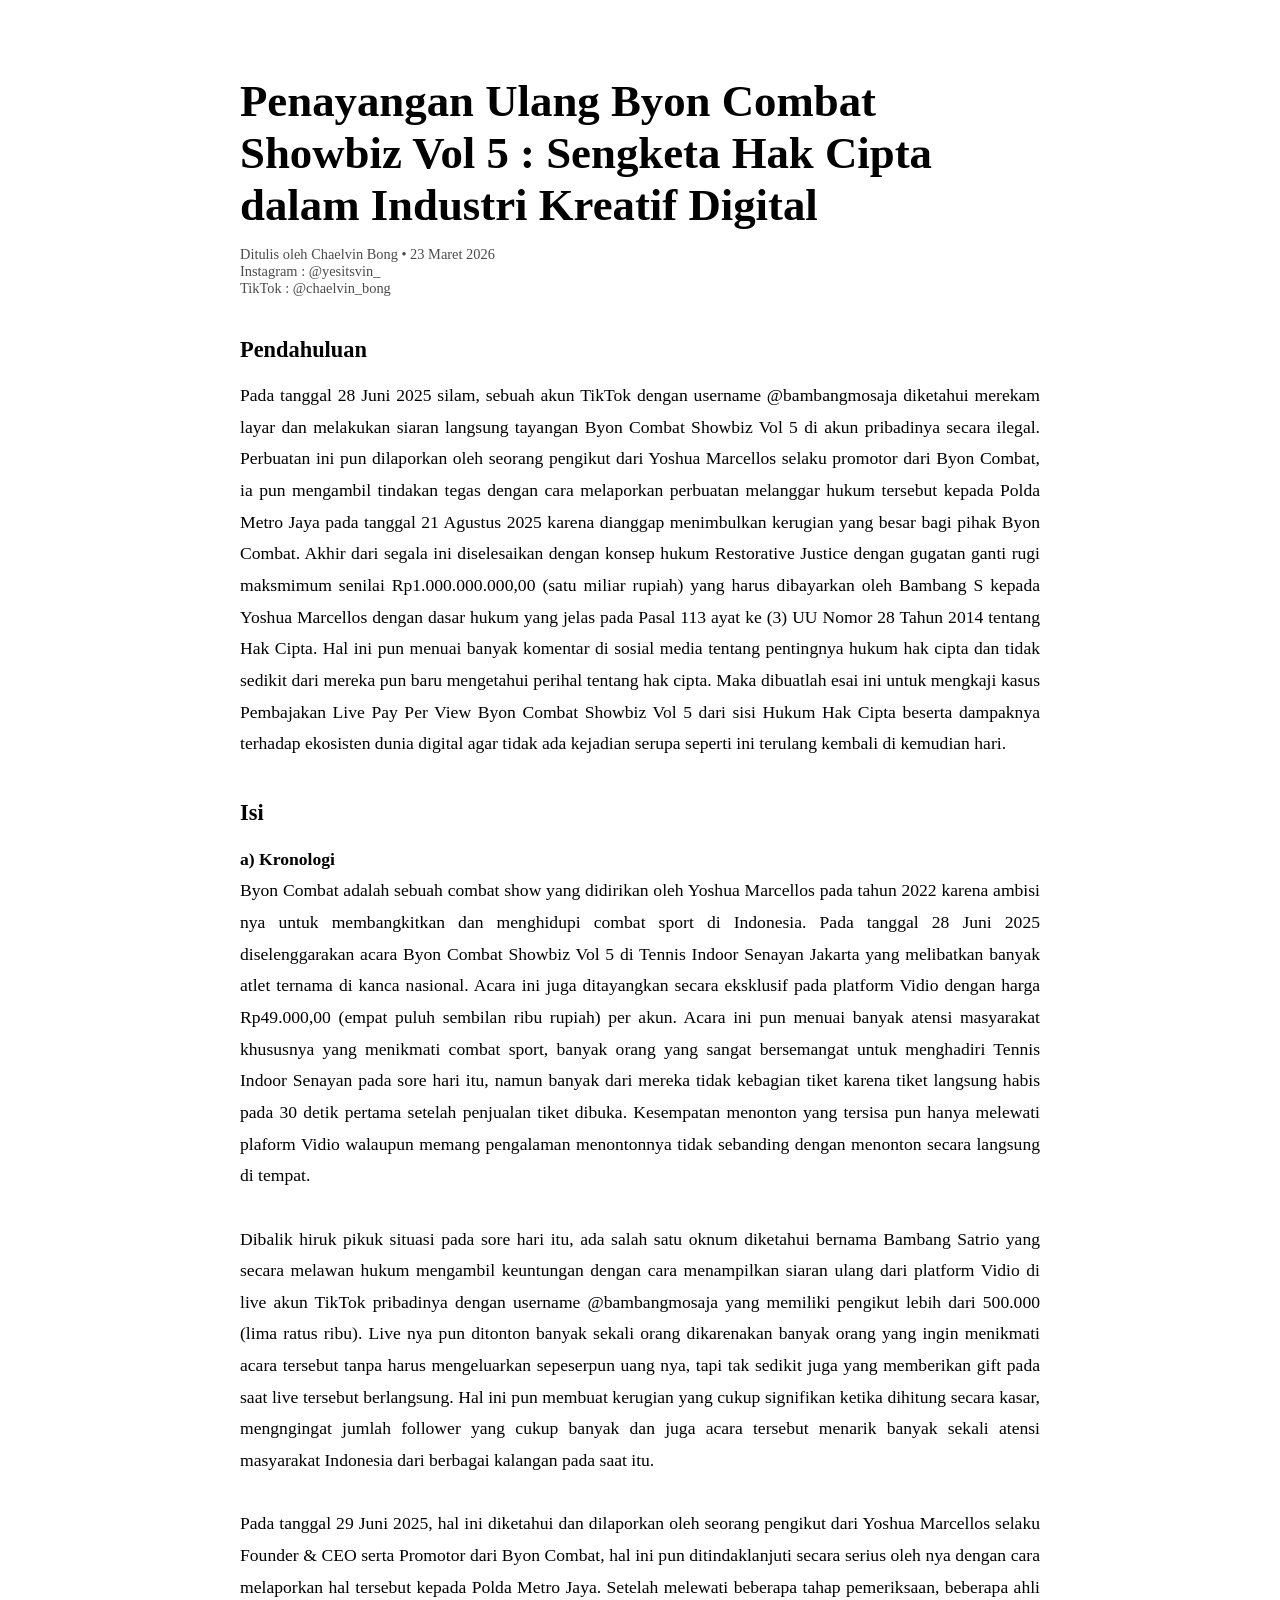
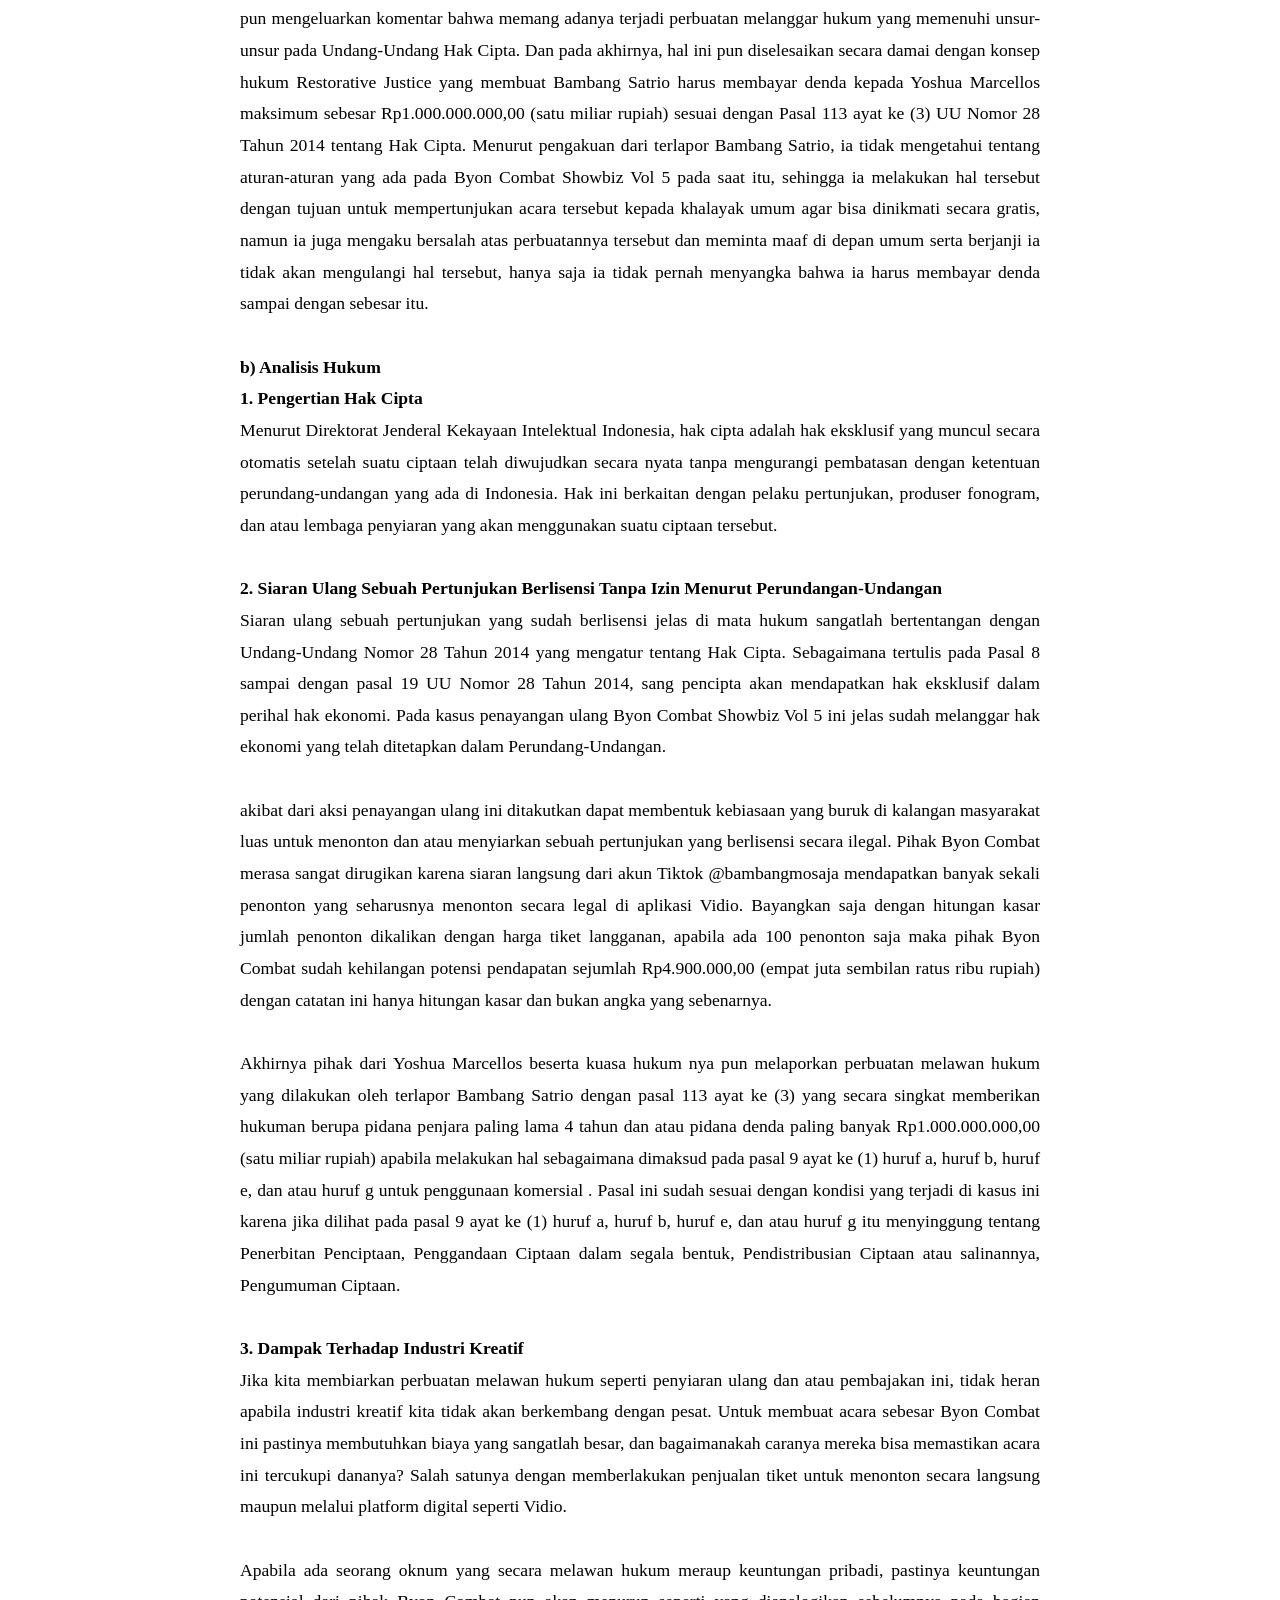
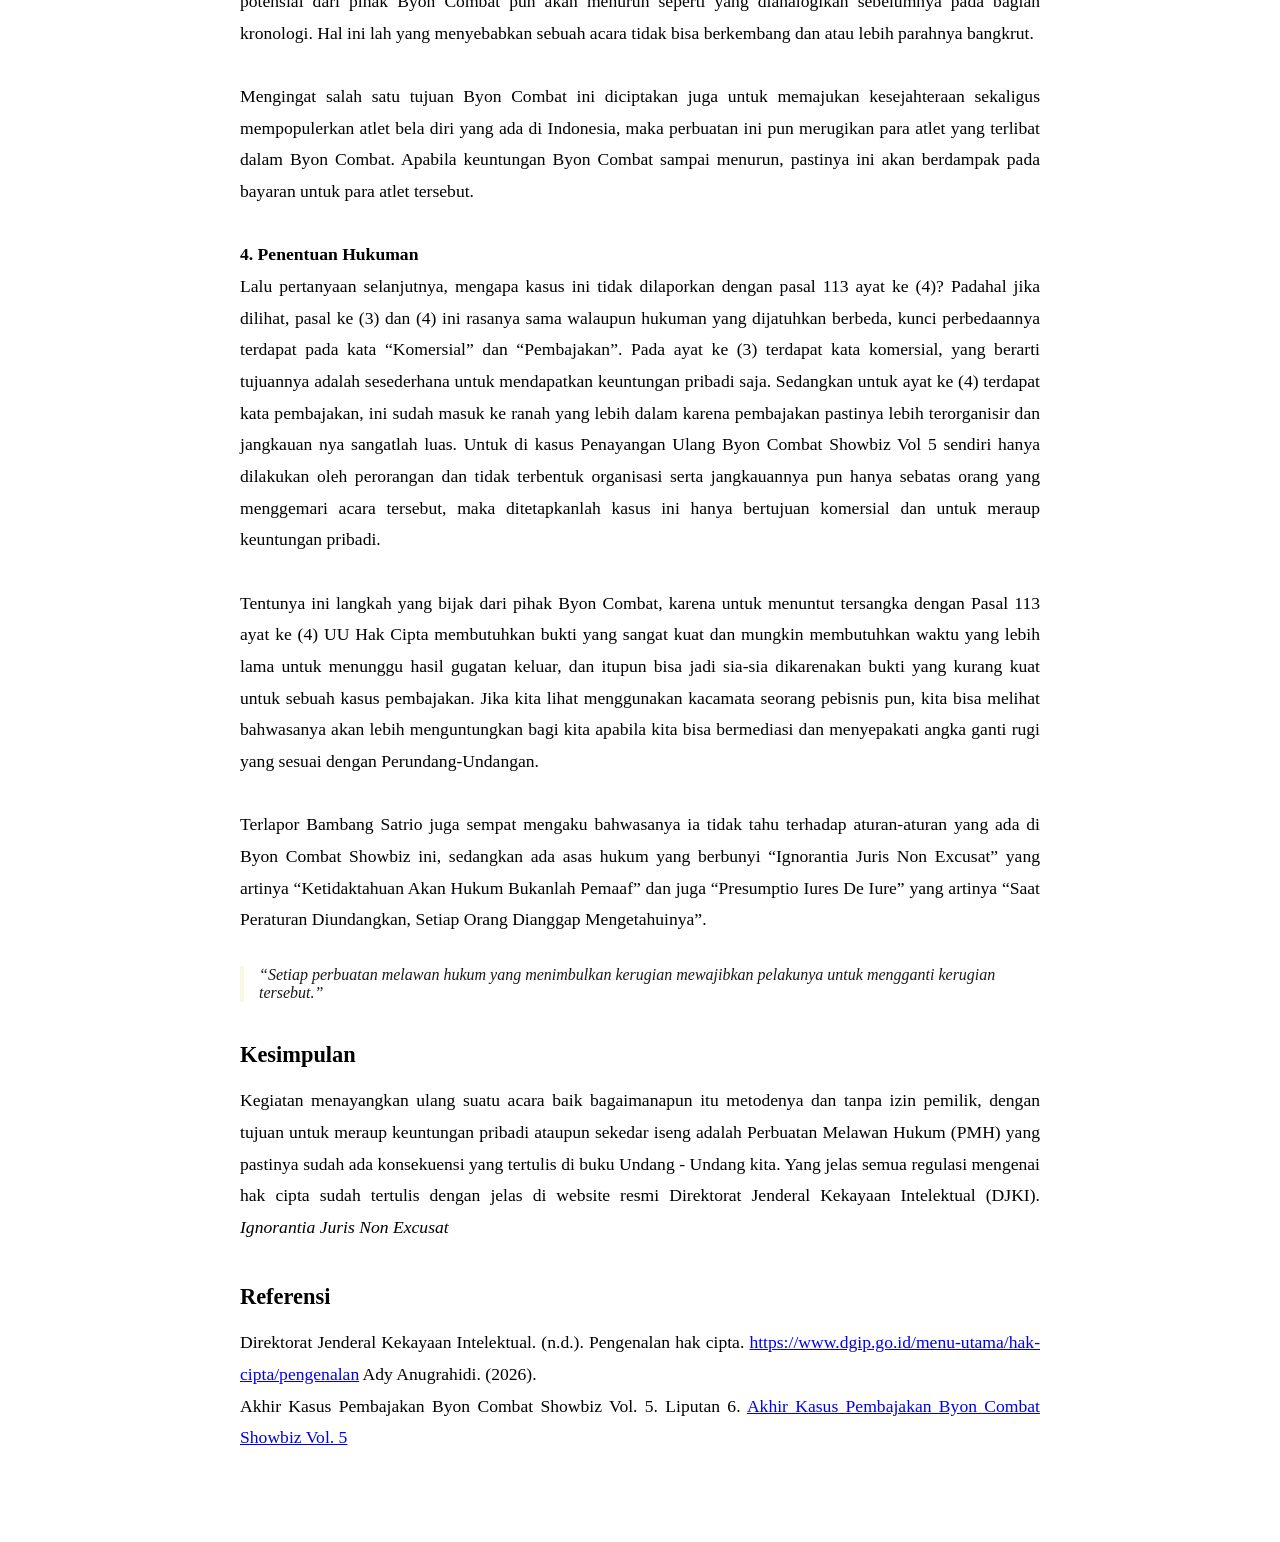
<file: artikel/Pembajakan Byon Combat Showbiz Vol 5.html>
<!DOCTYPE html>
<html lang="en">
<head>
  <meta charset="UTF-8">
  <meta name="viewport" content="width=device-width, initial-scale=1.0">
  <meta name='description' content='Analisis Hukum, Hukum Perdata, Hukum Pidana, Kasus Hukum, Artikel Hukum, Edukasi Hukum, Hukum Bisnis, Hukum Keluarga, Hukum Waris, Hukum Pidana Khusus, Hukum Pidana Umum, Hukum Perdata Khusus, Hukum Perdata Umum'>
  <title>Pembajakan Byon Combat Showbiz Vol 5 | Chaelvin Legally</title>
  <link rel="stylesheet" href="artikel.css">
</head>
<body>
  <section class="article">
    <div class="articleContainer">
      <h1 class="articleTitle">
        Penayangan Ulang Byon Combat Showbiz Vol 5 : Sengketa Hak Cipta dalam Industri Kreatif Digital
      </h1>

      <p class="articleMeta">
        Ditulis oleh Chaelvin Bong • 23 Maret 2026<br>Instagram : @yesitsvin_<br>TikTok : @chaelvin_bong
      </p>

      <div class="articleContent">
        <h2>Pendahuluan</h2>

        <p>
          Pada tanggal 28 Juni 2025 silam, sebuah akun TikTok dengan username @bambangmosaja diketahui merekam layar dan melakukan siaran langsung tayangan Byon Combat Showbiz
          Vol 5 di akun pribadinya secara ilegal. Perbuatan ini pun dilaporkan oleh seorang pengikut dari Yoshua Marcellos selaku promotor dari Byon Combat, ia pun mengambil
          tindakan tegas dengan cara melaporkan perbuatan melanggar hukum tersebut kepada Polda Metro Jaya pada tanggal 21 Agustus 2025 karena dianggap menimbulkan kerugian
          yang besar bagi pihak Byon Combat. Akhir dari segala ini diselesaikan dengan konsep hukum Restorative Justice dengan gugatan ganti rugi maksmimum senilai
          Rp1.000.000.000,00 (satu miliar rupiah) yang harus dibayarkan oleh Bambang S kepada Yoshua Marcellos dengan dasar hukum yang jelas pada Pasal 113 ayat ke (3)
          UU Nomor 28 Tahun 2014 tentang Hak Cipta. Hal ini pun menuai banyak komentar di sosial media tentang pentingnya hukum hak cipta dan tidak sedikit dari mereka pun baru
          mengetahui perihal tentang hak cipta. Maka dibuatlah esai ini untuk mengkaji kasus Pembajakan Live Pay Per View Byon Combat Showbiz Vol 5 dari sisi Hukum Hak Cipta
          beserta dampaknya terhadap ekosisten dunia digital agar tidak ada kejadian serupa seperti ini terulang kembali di kemudian hari.
        </p>

        <h2>Isi</h2>

        <p>
          <b>a) Kronologi</b><br>
          	Byon Combat adalah sebuah combat show yang didirikan oleh Yoshua Marcellos pada tahun 2022 karena ambisi nya untuk membangkitkan dan menghidupi combat sport di Indonesia. Pada tanggal 28 Juni 2025 diselenggarakan acara Byon Combat Showbiz Vol 5 di Tennis Indoor Senayan Jakarta yang melibatkan banyak atlet ternama di kanca nasional. Acara ini juga ditayangkan secara eksklusif pada platform Vidio dengan harga Rp49.000,00 (empat puluh sembilan ribu rupiah) per akun. Acara ini pun menuai banyak atensi masyarakat khususnya yang menikmati combat sport, banyak orang yang sangat bersemangat untuk menghadiri Tennis Indoor Senayan pada sore hari itu, namun banyak dari mereka tidak kebagian tiket karena tiket langsung habis pada 30 detik pertama setelah penjualan tiket dibuka. Kesempatan menonton yang tersisa pun hanya melewati plaform Vidio walaupun memang pengalaman menontonnya tidak sebanding dengan menonton secara langsung di tempat.<br><br>

	Dibalik hiruk pikuk situasi pada sore hari itu, ada salah satu oknum diketahui bernama Bambang Satrio yang secara melawan hukum mengambil keuntungan dengan cara menampilkan siaran ulang dari platform Vidio di live akun TikTok pribadinya dengan username @bambangmosaja yang memiliki pengikut lebih dari 500.000 (lima ratus ribu). Live nya pun ditonton banyak sekali orang dikarenakan banyak orang yang ingin menikmati acara tersebut tanpa harus mengeluarkan sepeserpun uang nya, tapi tak sedikit juga yang memberikan gift pada saat live tersebut berlangsung. Hal ini pun membuat kerugian yang cukup signifikan ketika dihitung secara kasar, mengngingat jumlah follower yang cukup banyak dan juga acara tersebut menarik banyak sekali atensi masyarakat Indonesia dari berbagai kalangan pada saat itu.<br><br>

	Pada tanggal 29 Juni 2025, hal ini diketahui dan dilaporkan oleh seorang pengikut dari Yoshua Marcellos selaku Founder & CEO serta Promotor dari Byon Combat, hal ini pun ditindaklanjuti secara serius oleh nya dengan cara melaporkan hal tersebut kepada Polda Metro Jaya. Setelah melewati beberapa tahap pemeriksaan, beberapa ahli pun mengeluarkan komentar bahwa memang adanya terjadi perbuatan melanggar hukum yang memenuhi unsur-unsur pada Undang-Undang Hak Cipta. Dan pada akhirnya, hal ini pun diselesaikan secara damai dengan konsep hukum Restorative Justice yang membuat Bambang Satrio harus membayar denda kepada Yoshua Marcellos maksimum sebesar Rp1.000.000.000,00 (satu miliar rupiah) sesuai dengan Pasal 113 ayat ke (3) UU Nomor 28 Tahun 2014 tentang Hak Cipta.

	Menurut pengakuan dari terlapor Bambang Satrio, ia tidak mengetahui tentang aturan-aturan yang ada pada Byon Combat Showbiz Vol 5 pada saat itu, sehingga ia melakukan hal tersebut dengan tujuan untuk mempertunjukan acara tersebut kepada khalayak umum agar bisa dinikmati secara gratis, namun ia juga mengaku bersalah atas perbuatannya tersebut dan meminta maaf di depan umum serta berjanji ia tidak akan mengulangi hal tersebut, hanya saja ia  tidak pernah menyangka bahwa ia harus membayar denda sampai dengan sebesar itu.<br><br>

          <b>b) Analisis Hukum</b><br>
          <b>1.	Pengertian Hak Cipta</b><br>
	            Menurut Direktorat Jenderal Kekayaan Intelektual Indonesia, hak cipta adalah hak eksklusif yang muncul secara otomatis setelah suatu ciptaan telah diwujudkan secara nyata tanpa mengurangi pembatasan dengan ketentuan perundang-undangan yang ada di Indonesia. Hak ini berkaitan dengan pelaku pertunjukan, produser fonogram, dan atau lembaga penyiaran yang akan menggunakan suatu ciptaan tersebut.<br><br>

          <b>2.	Siaran Ulang Sebuah Pertunjukan Berlisensi Tanpa Izin Menurut Perundangan-Undangan</b><br>
	            Siaran ulang sebuah pertunjukan yang sudah berlisensi jelas di mata hukum sangatlah bertentangan dengan Undang-Undang Nomor 28 Tahun 2014 yang mengatur tentang Hak Cipta. Sebagaimana tertulis pada Pasal 8 sampai dengan pasal 19 UU Nomor 28 Tahun 2014, sang pencipta akan mendapatkan hak eksklusif dalam perihal hak ekonomi. Pada kasus penayangan ulang Byon Combat Showbiz Vol 5 ini jelas sudah melanggar hak ekonomi yang telah ditetapkan dalam Perundang-Undangan.<br><br>

              	akibat dari aksi penayangan ulang ini ditakutkan dapat membentuk kebiasaan yang buruk di kalangan masyarakat luas untuk menonton dan atau menyiarkan sebuah pertunjukan yang berlisensi secara ilegal. Pihak Byon Combat merasa sangat dirugikan karena siaran langsung dari akun Tiktok @bambangmosaja mendapatkan banyak sekali penonton yang seharusnya menonton secara legal di aplikasi Vidio. Bayangkan saja dengan hitungan kasar jumlah penonton dikalikan dengan harga tiket langganan, apabila ada 100 penonton saja maka pihak Byon Combat sudah kehilangan potensi pendapatan sejumlah Rp4.900.000,00 (empat juta sembilan ratus ribu rupiah) dengan catatan ini hanya hitungan kasar dan bukan angka yang sebenarnya.<br><br>

                	Akhirnya pihak dari Yoshua Marcellos beserta kuasa hukum nya pun melaporkan perbuatan melawan hukum yang dilakukan oleh terlapor Bambang Satrio dengan pasal 113 ayat ke (3) yang secara singkat memberikan hukuman berupa pidana penjara paling lama 4 tahun dan atau pidana denda paling banyak Rp1.000.000.000,00 (satu miliar rupiah) apabila melakukan hal sebagaimana dimaksud pada pasal 9 ayat ke (1) huruf a, huruf b, huruf e, dan atau huruf g untuk penggunaan komersial . Pasal ini sudah sesuai dengan kondisi yang terjadi di kasus ini karena jika dilihat pada pasal 9 ayat ke (1) huruf a, huruf b, huruf e, dan atau huruf g itu menyinggung tentang Penerbitan Penciptaan, Penggandaan Ciptaan dalam segala bentuk, Pendistribusian Ciptaan atau salinannya, Pengumuman Ciptaan.<br><br>

          <b>3.	Dampak Terhadap Industri Kreatif</b><br>
	            Jika kita membiarkan perbuatan melawan hukum seperti penyiaran ulang dan atau pembajakan ini, tidak heran apabila industri kreatif kita tidak akan berkembang dengan pesat. Untuk membuat acara sebesar Byon Combat ini pastinya membutuhkan biaya yang sangatlah besar, dan bagaimanakah caranya mereka bisa memastikan acara ini tercukupi dananya? Salah satunya dengan memberlakukan penjualan tiket untuk menonton secara langsung maupun melalui platform digital seperti Vidio.<br><br>

              	Apabila ada seorang oknum yang secara melawan hukum meraup keuntungan pribadi, pastinya keuntungan potensial dari pihak Byon Combat pun akan menurun seperti yang dianalogikan sebelumnya pada bagian kronologi. Hal ini lah yang menyebabkan sebuah acara tidak bisa berkembang dan atau lebih parahnya bangkrut.<br><br>

	              Mengingat salah satu tujuan Byon Combat ini diciptakan juga untuk memajukan kesejahteraan sekaligus mempopulerkan atlet bela diri yang ada di Indonesia, maka perbuatan ini pun merugikan para atlet yang terlibat dalam Byon Combat. Apabila keuntungan Byon Combat sampai menurun, pastinya ini akan berdampak pada bayaran untuk para atlet tersebut.<br><br>

            <b>4.	Penentuan Hukuman</b><br>
	            Lalu pertanyaan selanjutnya, mengapa kasus ini tidak dilaporkan dengan pasal 113 ayat ke (4)? Padahal jika dilihat, pasal ke (3) dan (4) ini rasanya sama walaupun hukuman yang dijatuhkan berbeda, kunci perbedaannya terdapat pada kata “Komersial” dan “Pembajakan”. Pada ayat ke (3) terdapat kata komersial, yang berarti tujuannya adalah sesederhana untuk mendapatkan keuntungan pribadi saja. Sedangkan untuk ayat ke (4) terdapat kata pembajakan, ini sudah masuk ke ranah yang lebih dalam karena pembajakan pastinya lebih terorganisir dan jangkauan nya sangatlah luas. Untuk di kasus Penayangan Ulang Byon Combat Showbiz Vol 5 sendiri hanya dilakukan oleh perorangan dan tidak terbentuk organisasi serta jangkauannya pun hanya sebatas orang yang menggemari acara tersebut, maka ditetapkanlah kasus ini hanya bertujuan komersial dan untuk meraup keuntungan pribadi.<br><br>

	            Tentunya ini langkah yang bijak dari pihak Byon Combat, karena untuk menuntut tersangka dengan Pasal 113 ayat ke (4) UU Hak Cipta membutuhkan bukti yang sangat kuat dan mungkin membutuhkan waktu yang lebih lama untuk menunggu hasil gugatan keluar, dan itupun bisa jadi sia-sia dikarenakan bukti yang kurang kuat untuk sebuah kasus pembajakan. Jika kita lihat menggunakan kacamata seorang pebisnis pun, kita bisa melihat bahwasanya akan lebih menguntungkan bagi kita apabila kita bisa bermediasi dan menyepakati angka ganti rugi yang sesuai dengan Perundang-Undangan.<br><br>

	            Terlapor Bambang Satrio juga sempat mengaku bahwasanya ia tidak tahu terhadap aturan-aturan yang ada di Byon Combat Showbiz ini, sedangkan ada asas hukum yang berbunyi “Ignorantia Juris Non Excusat” yang artinya “Ketidaktahuan Akan Hukum Bukanlah Pemaaf” dan juga “Presumptio Iures De Iure” yang artinya “Saat Peraturan Diundangkan, Setiap Orang Dianggap Mengetahuinya”. <br>
        </p>
        <blockquote>
          “Setiap perbuatan melawan hukum yang menimbulkan kerugian mewajibkan pelakunya untuk mengganti kerugian tersebut.”
        </blockquote>

        <h2>Kesimpulan</h2>
        <p>
          Kegiatan menayangkan ulang suatu acara baik bagaimanapun itu metodenya dan tanpa izin pemilik, dengan tujuan untuk meraup keuntungan pribadi ataupun sekedar iseng adalah Perbuatan Melawan Hukum (PMH) yang pastinya sudah ada konsekuensi yang tertulis di buku Undang - Undang kita. Yang jelas semua regulasi mengenai hak cipta sudah tertulis dengan jelas di website resmi Direktorat Jenderal Kekayaan Intelektual (DJKI). <i>Ignorantia Juris Non Excusat</i>
        </p>

        <h2>Referensi</h2>
        <p>
          Direktorat Jenderal Kekayaan Intelektual. (n.d.). Pengenalan hak cipta. <a href="https://www.dgip.go.id/menu-utama/hak-cipta/pengenalan" target="_blank">https://www.dgip.go.id/menu-utama/hak-cipta/pengenalan</a> Ady Anugrahidi. (2026).<br>
          Akhir Kasus Pembajakan Byon Combat Showbiz Vol. 5. Liputan 6. <a href="https://www.liputan6.com/news/read/6286168/akhir-kasus-pembajakan-byon-combat-showbiz-vol-5" target="_blank">Akhir Kasus Pembajakan Byon Combat Showbiz Vol. 5</a>

        </p>
      </div>
    </div>
  </section>
</body>
</html>
</file>
<file: style.css>
html {
  scroll-behavior: smooth;
}

body {
  margin: 0;
  font-family: system-ui, sans-serif;
  background-color: #0f0f0f;
  color: #f5f5f5;
  padding-top: 40px;
}

/* NAVBAR */
.navbar {
  display: flex;
  justify-content: space-between;
  align-items: center;
  padding: 40px 10px;
  background-color: #131312;
  position: fixeD;
  top: 0;
  width: 100%;
  z-index: 1000;
  transition: transform 0.3s ease;
}

.navbar.hide {
  transform: translateY(-100%);
}

.logo {
  padding: 0px 25px;
  font-weight: bold;
  font-size: clamp(1.8rem, 1vw, 3rem);
  text-decoration: none;
  color: #f5f5f5;
}

.navbarGroup {
  display: flex;
  gap: 50px;
  margin-left: auto;
    padding: 0px 40px;
}

.navbarText {
  text-decoration: none;
  color: #f5f5f5;
}

/* HERO */
.home {
  text-align: center;
  padding: 120px 20px;
}

.home h1 {
  font-size: clamp(1.8rem, 5vw, 3rem);
  margin-bottom: 10px;
}

.home p {
  font-size: clamp(1rem, 2vw, 1.2rem);
  max-width: 600px;
  margin: auto;
  line-height: 1.6;
}

/* Tentang */
.tentang {
  text-align: center;
  padding: 10px 20px;
}

.tentang h2 {
  font-size: clamp(1.8rem, 5vw, 3rem);
  margin-bottom: 10px;
}

.tentangContainer {
  display: flex;
  align-items: center;
  gap: 40px;
  max-width: 1000px;
  margin: auto;
  padding: 20px;
}

.tentang p {
  font-size: clamp(1rem, 2vw, 1.2rem);
  max-width: 800px;
  line-height: 1.6;
  text-align: justify;
  padding: 0px 30px;
}

.fotoProfil {
  width: 250px;
  height: auto;
  margin-right: auto;
  padding: 30px 0px;
  border-radius: 40%;
}

/* FEATURED */
.featured {
  padding: 40px 20px;
}

.featured h2 {
  text-align: center;
}

.card {
  background-color: #1a1a1a;
  padding: 20px;
  margin: 20px auto;
  max-width: 600px;
  border-radius: 10px;
  text-align: center;
  line-height: 1.6;
}

/* Artikel */
.articles {
  padding: 40px 20px;
  overflow: visible;
}

.articles h2 {
  text-align: center;
}

.articlesGrid {
  display: flex;
  gap: 20px;
  justify-content: center;
  flex-wrap: wrap;
}

.articlesGrid .card {
  max-width: 300px;
}

.menuToggle {
  display: none;
  font-size: 1.8rem;
  cursor: pointer;
  padding-right: 35px;
}

.searchBox {
  text-align: center;
  margin: 20px 0;
}

#searchInput {
  width: 90%;
  max-width: 400px;
  padding: 10px 15px;
  border-radius: 8px;
  border: none;
  outline: none;

  font-size: 1rem;
}

/* MOBILE */
@media (max-width: 768px) { 
.navbar {
  flex-direction: row;
  padding: 20px;
} 

.menuToggle {
  display: block;
} 

.navbarGroup {
  position: absolute;
  top: 70px;
  right: 0;
  background-color: #131312;
  width: 100%;
  flex-direction: column;
  align-items: center;
  gap: 20px;
  max-height: 0;
  overflow: hidden;
  transition: max-height 0.3s ease;
} 

.navbarGroup.active {
  max-height: 300px;
  padding: 20px 0;
} 

.navbarText {
  padding: 10px 0;
} 

.tentangContainer {
  flex-direction: column;
  text-align: center;
} 

.tentang p {
  text-align: center;
  padding: 0 20px;
} 

.fotoProfil {
  width: 180px;
  margin: auto;
} 

.articlesGrid { 
  flex-direction: column;
  align-items: center; 
} 
.articlesGrid .card {
  width: 90%; 
  max-width: 400px; 
  } 
}
</file>
<file: artikel/artikel.css>
/* ARTICLE */
.article {
  padding: 30px 20px 60px; /
}

.articleContainer {
  max-width: 800px;
  margin: auto;
}

/* JUDUL */
.articleTitle {
  font-size: clamp(2rem, 5vw, 2.8rem);
  margin-bottom: 10px;
}

/* META */
.articleMeta {
  font-size: 0.9rem;
  opacity: 0.7;
  margin-bottom: 30px;
}

/* CONTENT */
.articleContent p {
  line-height: 1.8;
  margin-bottom: 20px;
  font-size: clamp(1rem, 2vw, 1.1rem);
  text-align: justify;
}

/* SUBJUDUL */
.articleContent h2 {
  margin-top: 40px;
  margin-bottom: 10px;
  font-size: 1.4rem;
}

/* QUOTE */
.articleContent blockquote {
  border-left: 4px solid #f9f9e0;
  padding-left: 15px;
  margin: 30px 0;
  font-style: italic;
  opacity: 0.9;
}
</file>
